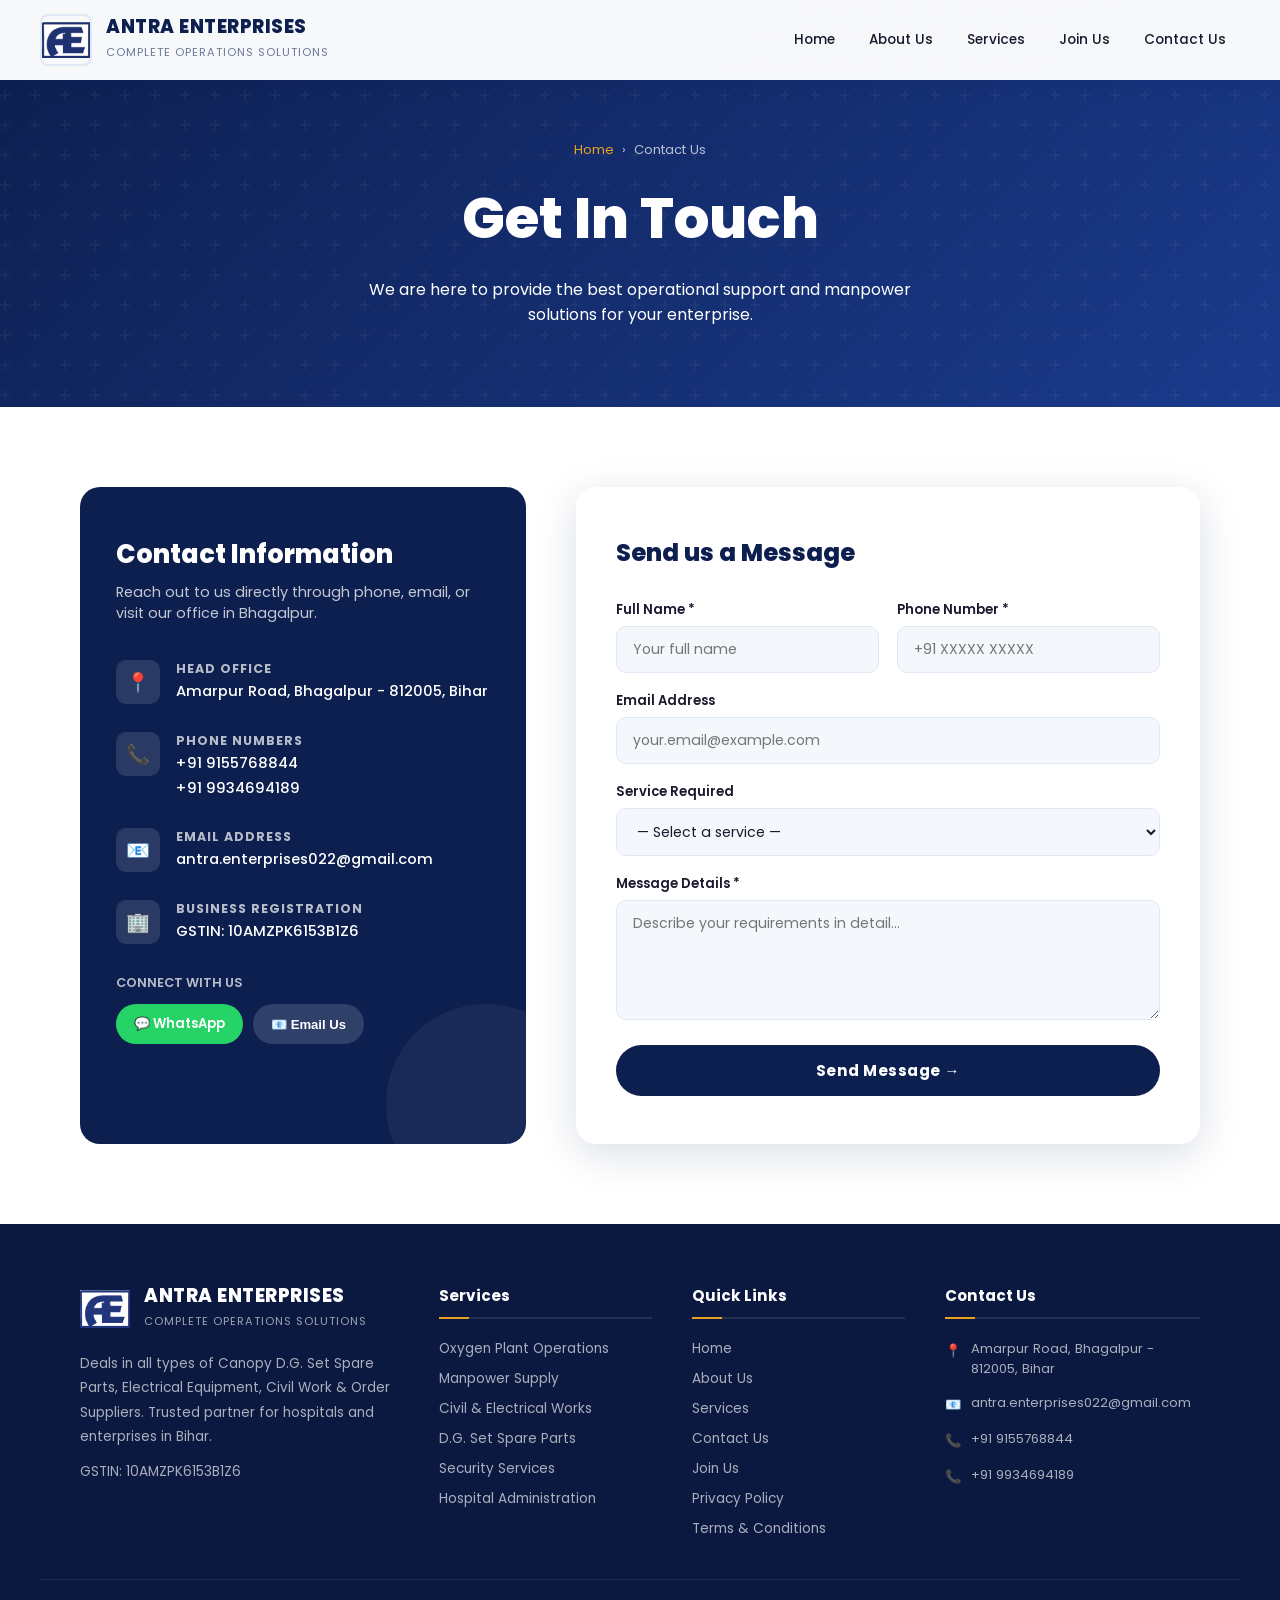
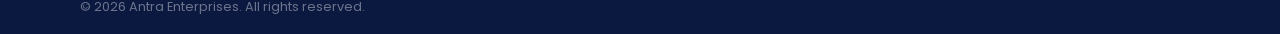
<file: contact/contact.html>
<!DOCTYPE html>
<html lang="en">
<head>
  <meta charset="UTF-8">
  <meta name="viewport" content="width=device-width, initial-scale=1.0">
  
  <title>Contact Us | Antra Enterprises</title>
  <meta name="title" content="Contact Us | Antra Enterprises">
  <link rel="icon" type="image/jpeg" href="../assets/logo.jpg">
  <meta name="description" content="Get in touch with Antra Enterprises for Oxygen Plant Management, Manpower Supply, Civil Works, and DG Set Spare Parts in Bhagalpur.">
  <meta name="author" content="Anand Kumar | Antra Enterprises">
  
  <link rel="stylesheet" href="../styles.css">
  <link href="https://fonts.googleapis.com/css2?family=Poppins:wght@300;400;500;600;700;800&display=swap" rel="stylesheet">
  <meta name="description" content="Get in touch with Antra Enterprises for reliable manpower supply, infrastructure solutions, and DG Set spares in Bhagalpur, Bihar.">
  <meta name="keywords" content="Contact Antra Enterprises, Manpower Agency Bhagalpur, Infrastructure Solutions Bihar Contact">
  <meta property="og:title" content="Contact Us | Antra Enterprises">
  <meta property="og:description" content="Reach out to Antra Enterprises for top-tier manpower supply, infrastructure solutions, and DG Set spares in Bhagalpur, Bihar.">
  <meta property="og:image" content="https://sharmabijay951.github.io/Antra-Enterprises/assets/logo.jpg">
  <meta property="og:type" content="website">
</head>
<body>

<div id="preloader">
  <div class="preloader-inner">
    <div class="preloader-logo">
      <img src="../assets/logo.jpg" alt="Antra Enterprises">
    </div>
    <div class="preloader-text">ANTRA ENTERPRISES</div>
    <div class="preloader-bar"><div class="preloader-fill"></div></div>
  </div>
</div>

<header id="main-header">
  <div class="logo-area">
    <img src="../assets/logo.jpg" alt="Antra Enterprises Logo">
    <div class="logo-text"><h1>ANTRA ENTERPRISES</h1><span>Complete Operations Solutions</span></div>
  </div>
  
  <button class="hamburger" id="menuBtn" aria-label="Open Menu">
    <span></span>
    <span></span>
    <span></span>
  </button>
  
  <nav class="main-nav">
    <a href="../index.html">Home</a>
    <a href="../about/about.html">About Us</a>
    <a href="../services/services.html">Services</a>
    <a href="../join-us/index.html">Join Us</a>
    <a href="../contact/contact.html">Contact Us</a>
  </nav>
</header>

<div class="mobile-nav" id="mobileNav">
  <button class="mobile-close" id="closeNav">&times;</button>
  <a href="../index.html">🏠 Home</a>
  <a href="../about/about.html">🏢 About Us</a>
  <a href="../services/services.html">⚙️ Services</a>
  <a href="../join-us/index.html">💼 Join Us</a>
  <a href="../contact/contact.html">📞 Contact Us</a>
</div>

<main>
  <section class="page-hero">
    <div class="breadcrumb"><a href="../index.html">Home</a> &rsaquo; <span>Contact Us</span></div>
    <h1 class="fade-up">Get In Touch</h1>
    <p class="fade-up">We are here to provide the best operational support and manpower solutions for your enterprise.</p>
  </section>

  <section class="contact-section">
    <div class="contact-grid">
      
      <div class="contact-info-card fade-right">
        <h3>Contact Information</h3>
        <p>Reach out to us directly through phone, email, or visit our office in Bhagalpur.</p>
        
        <div class="contact-item">
          <div class="ci-icon">📍</div>
          <div class="ci-text">
            <strong>Head Office</strong>
            <span>Amarpur Road, Bhagalpur - 812005, Bihar</span>
          </div>
        </div>
        
        <div class="contact-item">
          <div class="ci-icon">📞</div>
          <div class="ci-text">
            <strong>Phone Numbers</strong>
            <span>+91 9155768844<br>+91 9934694189</span>
          </div>
        </div>
        
        <div class="contact-item">
          <div class="ci-icon">📧</div>
          <div class="ci-text">
            <strong>Email Address</strong>
            <span>antra.enterprises022@gmail.com</span>
          </div>
        </div>

        <div class="contact-item">
          <div class="ci-icon">🏢</div>
          <div class="ci-text">
            <strong>Business Registration</strong>
            <span>GSTIN: 10AMZPK6153B1Z6</span>
          </div>
        </div>

        <div style="margin-top: 30px;">
          <p style="font-size: 0.8rem; opacity: 0.7; margin-bottom: 12px; font-weight: 600;">CONNECT WITH US</p>
          <div style="display: flex; gap: 10px;">
            <a href="https://wa.me/919934694189" style="background: #25d366; color: white; padding: 10px 18px; border-radius: 20px; font-size: 0.82rem; font-weight: 600; text-decoration: none;">💬 WhatsApp</a>
            
            <button type="button" onclick="openEmailChooser()" style="background: rgba(255,255,255,0.15); color: white; padding: 10px 18px; border-radius: 20px; font-size: 0.82rem; font-weight: 600; text-decoration: none; border: none; cursor: pointer; display: inline-block;">📧 Email Us</button>
          </div>
        </div>
      </div>

      <div class="contact-form-card fade-left">
        <h3>Send us a Message</h3>
        
        <div id="successMsg" style="display:none; background: #d4edda; color: #155724; padding: 14px 18px; border-radius: 10px; margin-bottom: 20px; font-size: 0.9rem; font-weight: 500;">
          ✅ Thank you! Your message has been sent successfully. Our team will contact you soon.
        </div>

        <form id="contactForm">
          <div class="form-row">
            <div class="form-group">
              <label for="name">Full Name *</label>
              <input type="text" id="name" placeholder="Your full name" required>
            </div>
            <div class="form-group">
              <label for="phone">Phone Number *</label>
              <input type="tel" id="phone" placeholder="+91 XXXXX XXXXX" required>
            </div>
          </div>
          
          <div class="form-group">
            <label for="email">Email Address</label>
            <input type="email" id="email" placeholder="your.email@example.com">
          </div>
          
          <div class="form-group">
            <label for="service">Service Required</label>
            <select id="service">
              <option value="">— Select a service —</option>
              <option>Oxygen Plant Operations</option>
              <option>Manpower Supply</option>
              <option>Civil & Electrical Works</option>
              <option>D.G. Set Spare Parts</option>
              <option>Security Services</option>
              <option>Hospital Administration Support</option>
              <option>Other / General Inquiry</option>
            </select>
          </div>
          
          <div class="form-group">
            <label for="message">Message Details *</label>
            <textarea id="message" placeholder="Describe your requirements in detail..." required></textarea>
          </div>
          
          <button type="submit" class="btn-submit" id="submitBtn">Send Message →</button>
        </form>

      </div>
    </div>
  </section>
</main>

<footer>
  <div class="footer-main">
    <div class="footer-brand">
      <div class="logo-area">
        <img src="../assets/logo.jpg" alt="Antra Enterprises Logo" style="height:50px;width:50px;border-radius:8px;">
        <div class="logo-text">
          <h1>ANTRA ENTERPRISES</h1>
          <span>Complete Operations Solutions</span>
        </div>
      </div>
      <p>Deals in all types of Canopy D.G. Set Spare Parts, Electrical Equipment, Civil Work &amp; Order Suppliers. Trusted partner for hospitals and enterprises in Bihar.</p>
      <p class="footer-gstin">GSTIN: 10AMZPK6153B1Z6</p>
    </div>
    <div class="footer-col">
      <h4>Services</h4>
      <ul>
        <li><a href="../services/services.html">Oxygen Plant Operations</a></li>
        <li><a href="../services/services.html">Manpower Supply</a></li>
        <li><a href="../services/services.html">Civil &amp; Electrical Works</a></li>
        <li><a href="../services/services.html">D.G. Set Spare Parts</a></li>
        <li><a href="../services/services.html">Security Services</a></li>
        <li><a href="../services/services.html">Hospital Administration</a></li>
      </ul>
    </div>

    <div class="footer-col">
      <h4>Quick Links</h4>
      <ul>
        <li><a href="../index.html">Home</a></li>
        <li><a href="../about/about.html">About Us</a></li>
        <li><a href="../services/services.html">Services</a></li>
        <li><a href="../contact/contact.html">Contact Us</a></li>
        <li><a href="../join us/join-us.html">Join Us</a></li>  
        <li><a href="../privacy/privacy.html">Privacy Policy</a></li>
        <li><a href="../terms/terms.html">Terms & Conditions</a></li>
      </ul>
    </div>
    
    <div class="footer-col">
      <h4>Contact Us</h4>
      <div class="footer-contact-item">
        <span class="icon">📍</span>
        <span>Amarpur Road, Bhagalpur - 812005, Bihar</span>
      </div>
      <div class="footer-contact-item">
        <span class="icon">📧</span>
        <span>antra.enterprises022@gmail.com</span>
      </div>
      <div class="footer-contact-item">
        <span class="icon">📞</span>
        <span>+91 9155768844</span>
      </div>
      <div class="footer-contact-item">
        <span class="icon">📞</span>
        <span>+91 9934694189</span>
      </div>
    </div>
  </div>
  <div class="footer-bottom">
    <span>&copy; 2026 Antra Enterprises. All rights reserved.</span>
  </div>
</footer>

<div id="emailModal" style="display: none; position: fixed; top: 0; left: 0; width: 100%; height: 100%; background: rgba(0,0,0,0.7); z-index: 10000; align-items: center; justify-content: center; backdrop-filter: blur(5px);">
  <div style="background: white; padding: 30px; border-radius: 12px; width: 90%; max-width: 350px; text-align: center; position: relative; box-shadow: 0 20px 40px rgba(0,0,0,0.2);">
    <button onclick="closeEmailChooser()" style="position: absolute; top: 15px; right: 20px; background: transparent; border: none; font-size: 1.5rem; cursor: pointer; color: #666;">&times;</button>
    <h3 style="color: #152865; margin-top: 0; margin-bottom: 20px; font-size: 1.3rem;">Choose Email App</h3>
    
    <div style="display: flex; flex-direction: column; gap: 12px;">
      <a href="https://mail.google.com/mail/?view=cm&fs=1&to=antra.enterprises022@gmail.com" target="_blank" style="display: block; padding: 12px; background: #ea4335; color: white; text-decoration: none; border-radius: 8px; font-weight: 600; font-family: 'Poppins', sans-serif;">🔴 Open in Gmail</a>
      <a href="https://outlook.live.com/owa/?path=/mail/action/compose&to=antra.enterprises022@gmail.com" target="_blank" style="display: block; padding: 12px; background: #0078d4; color: white; text-decoration: none; border-radius: 8px; font-weight: 600; font-family: 'Poppins', sans-serif;">🔵 Open in Outlook</a>
      <a href="mailto:antra.enterprises022@gmail.com" style="display: block; padding: 12px; background: #152865; color: white; text-decoration: none; border-radius: 8px; font-weight: 600; font-family: 'Poppins', sans-serif;">📱 Open Mail App</a>
      <button onclick="copyEmailText()" id="copyBtnTxt" style="display: block; width: 100%; padding: 12px; background: #f0f4f8; color: #152865; border: 2px solid #e2e8f0; text-decoration: none; border-radius: 8px; font-weight: 600; cursor: pointer; font-family: 'Poppins', sans-serif;">📋 Copy Email Address</button>
    </div>
  </div>
</div>

<button id="scrollTop" aria-label="Scroll to top">&#8679;</button>

<script>
  // 1. Preloader Logic
  window.addEventListener('load', () => { 
    setTimeout(() => { 
      const p = document.getElementById('preloader'); 
      if(p) { p.style.opacity='0'; p.style.visibility='hidden'; }
    }, 1300); 
  });

  // 2. Navbar Scroll, Hamburger & ScrollTop Logic
  window.addEventListener('scroll', () => {
    document.getElementById('main-header').classList.toggle('scrolled', window.scrollY > 50);
    document.getElementById('scrollTop').classList.toggle('visible', window.scrollY > 300);
  });
  
  document.getElementById('scrollTop').addEventListener('click', () => window.scrollTo({ top: 0, behavior: 'smooth' }));

  // 3. Scroll Animations
  const obs = new IntersectionObserver((entries) => { 
    entries.forEach(e => { 
      if(e.isIntersecting) e.target.classList.add('visible'); 
    }); 
  }, { threshold: 0.15 });
  
  document.querySelectorAll('.fade-up, .fade-right, .fade-left').forEach(el => obs.observe(el));

 // 4. LIVE CONTACT FORM SUBMISSION LOGIC
  document.getElementById('contactForm').addEventListener('submit', async function(event) {
    event.preventDefault(); 
    
    // 👇 YAHAN PAR APNA NAYA CONTACT WALA SCRIPT URL DAALEIN 👇
    const CONTACT_SCRIPT_URL = "https://script.google.com/macros/s/AKfycbx7ah_1CX7pm2fG_rllc9MwWp_1YleXJTZ1k1P0AFcuHHWyvLXY-uHuCVs_KaUCueRUdA/exec";
    // 👆 YAHAN PAR APNA NAYA CONTACT WALA SCRIPT URL DAALEIN 👆

    if(CONTACT_SCRIPT_URL === "YOUR_NEW_CONTACT_SCRIPT_URL_HERE" || CONTACT_SCRIPT_URL === "") {
      alert("Bhai! Pehle Contact Form ka Google Script URL code mein daalo.");
      return;
    }

    const submitBtn = document.getElementById('submitBtn');
    submitBtn.textContent = 'Sending Message... ⏳';
    submitBtn.disabled = true;
    submitBtn.style.background = "#4a5568";
    
    try {
      // Form ka data jama karna
      let payload = {
        name: document.getElementById('name').value.trim(),
        phone: document.getElementById('phone').value.trim(),
        email: document.getElementById('email').value.trim(),
        service: document.getElementById('service').value,
        message: document.getElementById('message').value.trim()
      };

      // Google Script par bhejna
      let response = await fetch(CONTACT_SCRIPT_URL, {
        method: 'POST',
        body: JSON.stringify(payload)
      });
      
      let result = await response.json();
      
      if (result.status === "success") {
        const successMsg = document.getElementById('successMsg');
        successMsg.style.display = 'block';
        
        document.getElementById('contactForm').reset(); // Form khali karo
        
        setTimeout(() => {
          successMsg.style.display = 'none';
        }, 5000);
      } else {
        throw new Error(result.message);
      }
    } catch (error) {
      alert("Oops! Network error ki wajah se message nahi gaya. Kripya baad mein try karein.");
    }

    submitBtn.textContent = 'Send Message →';
    submitBtn.disabled = false;
    submitBtn.style.background = "var(--primary)";
  });
</script>
<script src="../hamburger.js"></script>
</body>
</html>
</file>
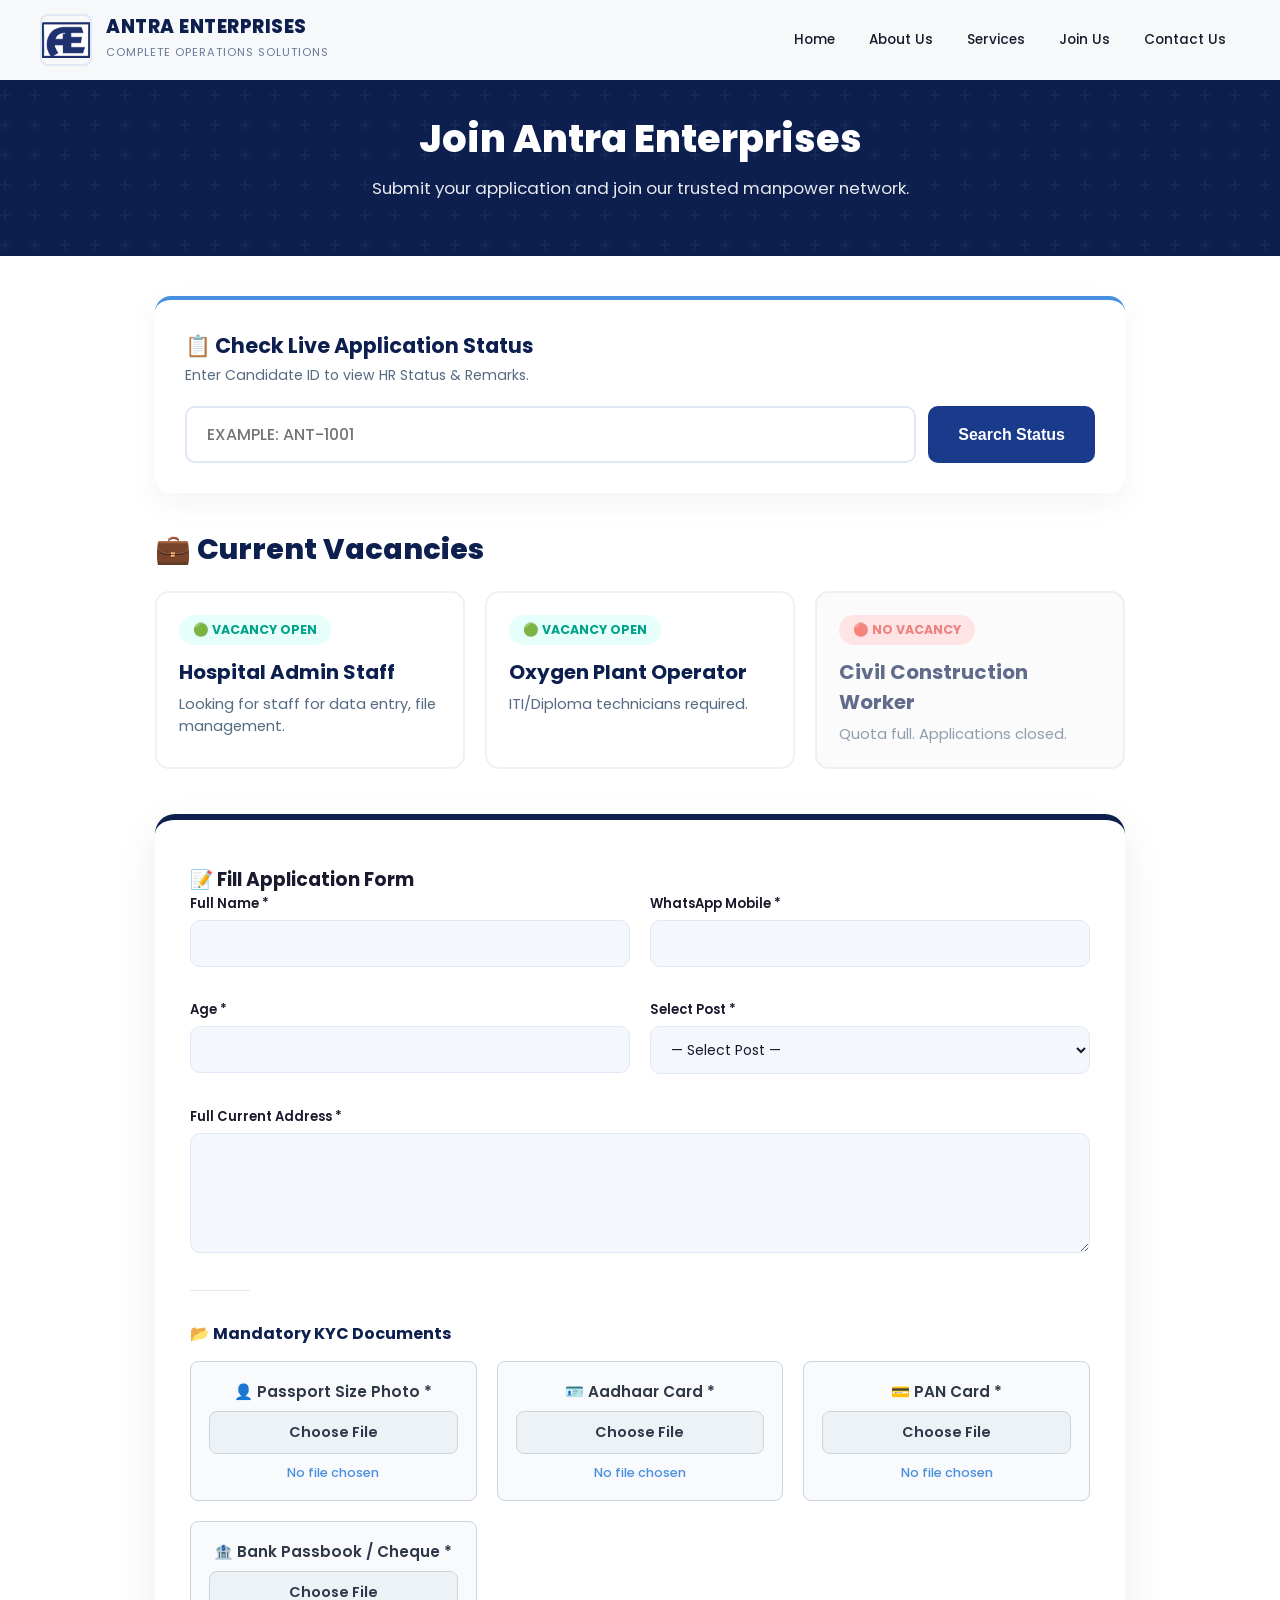
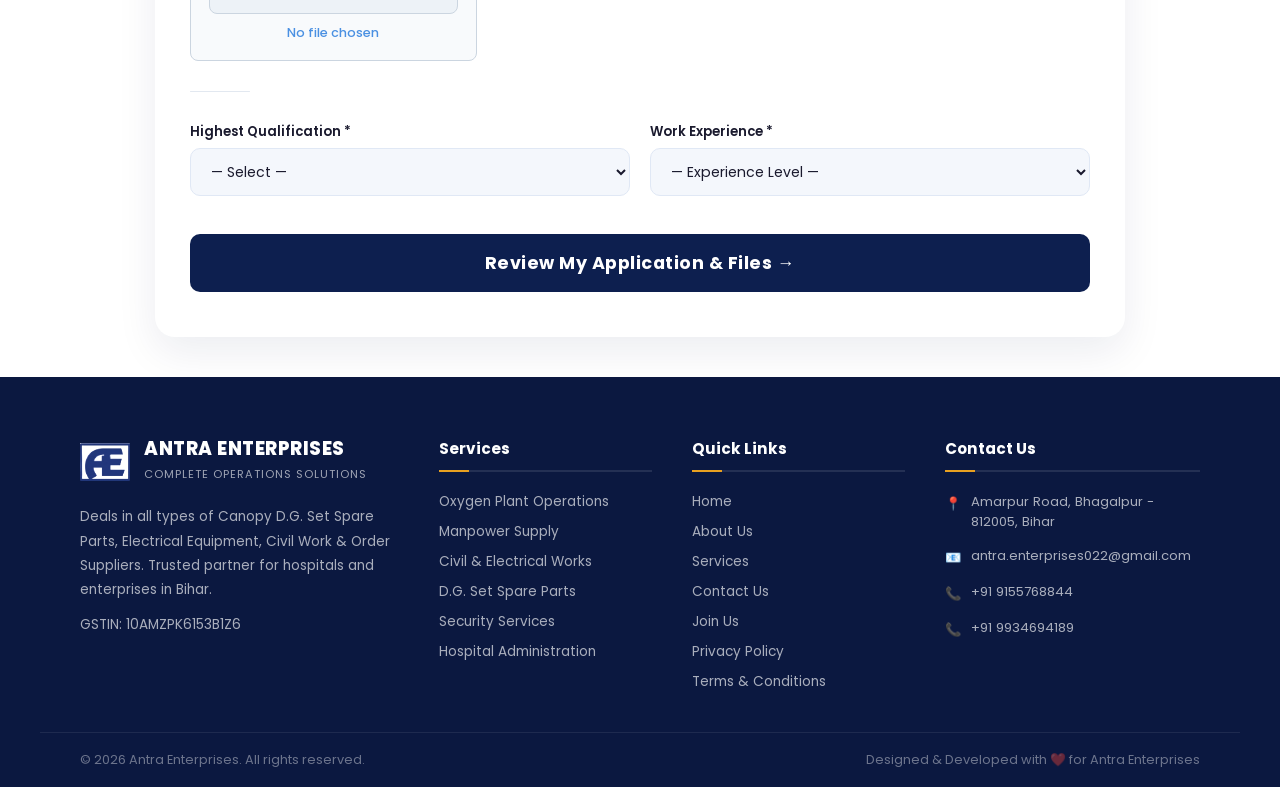
<file: join us/join-us.html>
<!DOCTYPE html>
<html lang="en">
<head>
  <meta charset="UTF-8">
  <meta name="viewport" content="width=device-width, initial-scale=1.0">
  <title>Careers Portal | Antra Enterprises</title>
  <meta name="title" content="Careers Portal | Antra Enterprises">
  <link rel="icon" type="image/jpeg" href="../assets/logo.jpg">
  <link rel="stylesheet" href="../styles.css">
  <link href="https://fonts.googleapis.com/css2?family=Poppins:wght@300;400;500;600;700;800&display=swap" rel="stylesheet">
  <meta name="description" content="Looking for a job in Bhagalpur? Apply at Antra Enterprises for roles in Hospital Administration, Oxygen Plant Operations, and Security Services.">
  <meta name="keywords" content="Jobs in Bhagalpur, Hospital Admin Jobs Bihar, Plant Operator Vacancy, Security Guard Jobs, Antra Enterprises Careers">
  <meta property="og:title" content="Careers & Jobs | Antra Enterprises">
  <meta property="og:description" content="Apply for open positions at Antra Enterprises. We are hiring for Hospital Administration, Oxygen Plant Operations, and Security.">
  <meta property="og:image" content="https://sharmabijay951.github.io/Antra-Enterprises/assets/logo.jpg">
  <meta property="og:type" content="website">
  <meta name="author" content="Anand Kumar | Antra Enterprises">

  <style>
    .career-container { max-width: 1000px; margin: 0 auto; padding: 40px 15px; }
    
    /* Tracker Design */
    .track-card { background: #ffffff; padding: 30px; border-radius: 16px; box-shadow: 0 10px 30px rgba(13,31,79,0.05); margin-bottom: 35px; border-top: 4px solid var(--light-blue); display: flex; flex-direction: column; gap: 15px; }
    .track-form { display: flex; gap: 12px; flex-wrap: wrap; margin-top: 5px; }
    .track-form input { flex: 1; min-width: 250px; padding: 14px 20px; border: 2px solid #e0e8f5; border-radius: 10px; font-size: 1rem; outline: none; font-family: inherit; font-weight: 500; }
    .track-form button { padding: 14px 30px; background: var(--secondary); color: white; border: none; border-radius: 10px; font-weight: 600; cursor: pointer; font-size: 1rem; transition: background 0.3s; }
    .track-form button:hover { background: var(--primary); }

    /* Vacancy Board */
    .vacancy-title-main { color: var(--primary); font-size: 1.8rem; font-weight: 800; margin-bottom: 20px; }
    .job-board-grid { display: grid; grid-template-columns: repeat(auto-fit, minmax(290px, 1fr)); gap: 20px; margin-bottom: 45px; }
    .status-card { background: white; border: 2px solid #edf2f7; border-radius: 14px; padding: 22px; position: relative; transition: all 0.3s ease; }
    .status-card:hover { transform: translateY(-3px); box-shadow: 0 12px 25px rgba(0,0,0,0.06); }
    .status-card.closed-job { opacity: 0.65; background: #fafafa; border-color: #e2e8f0; }
    .status-tag { display: inline-block; padding: 6px 14px; border-radius: 30px; font-size: 0.78rem; font-weight: 700; text-transform: uppercase; margin-bottom: 12px; }
    .tag-open { background: #e6fffa; color: #00a389; }
    .tag-closed { background: #fed7d7; color: #e53e3e; }
    .job-name { font-size: 1.25rem; font-weight: 700; color: var(--primary); margin-bottom: 6px; }
    .job-desc { font-size: 0.92rem; color: #556b83; line-height: 1.5; }

    /* Premium Form */
    .form-box-main { background: #ffffff; padding: 45px 35px; border-radius: 20px; box-shadow: 0 15px 40px rgba(13,31,79,0.08); border-top: 6px solid var(--primary); }
    .easy-label { font-size: 0.95rem; font-weight: 600; color: #2d3748; margin-bottom: 8px; display: block; }
    .easy-input { width: 100%; padding: 14px 18px; border: 2px solid #e2e8f0; border-radius: 10px; font-size: 1rem; font-family: inherit; outline: none; background: #f8fafc; }
    .section-divider { height: 1px; background: #e2e8f0; margin: 30px 0; }
    .upload-grid { display: grid; grid-template-columns: repeat(auto-fit, minmax(220px, 1fr)); gap: 20px; margin-bottom: 20px; }
    .file-input-box { background: #f8fafc; border: 1px solid #cbd5e0; padding: 18px; border-radius: 8px; text-align: center; }
    .custom-file-upload { display: inline-block; padding: 10px 20px; cursor: pointer; background: #edf2f7; border: 1.5px solid #cbd5e0; border-radius: 8px; font-size: 0.9rem; font-weight: 600; color: #2d3748; width: 100%; }
    .file-input-hidden { display: none; }
    .file-name-display { font-size: 0.8rem; color: var(--light-blue); margin-top: 10px; display: block; font-weight: 500; word-break: break-all; }
    .dynamic-edu-box { background: #ebf8ff; border: 1px dashed #63b3ed; padding: 20px; border-radius: 10px; margin-top: 20px; display: none; }
    
    #statusFeedback { display: none; padding: 18px; border-radius: 10px; font-weight: 600; margin-bottom: 25px; font-size: 1rem; border-left: 5px solid transparent; }
    .id-box-premium { background: #fffaf0; border: 2px dashed #dd6b20; padding: 20px; text-align: center; border-radius: 12px; margin: 20px 0; font-size: 1.5rem; font-weight: 800; color: #dd6b20; letter-spacing: 3px; }

    /* PREVIEW BOX STYLES */
    #previewBox { display: none; background: #f8fafc; border: 2px dashed var(--primary); padding: 30px; border-radius: 15px; margin-top: 20px; }
    .preview-item { margin-bottom: 15px; font-size: 1.05rem; }
    .preview-item strong { color: var(--primary); display: inline-block; width: 150px; }
    .preview-btns { display: flex; gap: 15px; margin-top: 25px; flex-wrap: wrap; }
    .btn-edit { background: #cbd5e0; color: #2d3748; flex: 1; min-width: 200px; padding: 15px; border-radius: 8px; border: none; font-weight: 700; cursor: pointer; }
    .btn-confirm { background: #38a169; color: white; flex: 2; min-width: 250px; padding: 15px; border-radius: 8px; border: none; font-weight: 700; cursor: pointer; }
    
    .file-preview-card { background: white; border: 1px solid #e2e8f0; padding: 15px; border-radius: 10px; margin-bottom: 15px; display: flex; align-items: center; gap: 15px; }
    .file-preview-card img { width: 60px; height: 60px; object-fit: cover; border-radius: 6px; border: 1px solid #ccc; }
  </style>
</head>
<body>

<header id="main-header">
  <div class="logo-area">
    <img src="../assets/logo.jpg" alt="Antra Enterprises Logo">
    <div class="logo-text"><h1>ANTRA ENTERPRISES</h1><span>Complete Operations Solutions</span></div>
  </div>
  
  <button class="hamburger" id="menuBtn" aria-label="Open Menu">
    <span></span>
    <span></span>
    <span></span>
  </button>
  
  <nav class="main-nav">
    <a href="../index.html">Home</a>
    <a href="../about/about.html">About Us</a>
    <a href="../services/services.html">Services</a>
    <a href="../join-us/index.html">Join Us</a>
    <a href="../contact/contact.html">Contact Us</a>
  </nav>
</header>

<div class="mobile-nav" id="mobileNav">
  <button class="mobile-close" id="closeNav">&times;</button>
  <a href="../index.html">🏠 Home</a>
  <a href="../about/about.html">🏢 About Us</a>
  <a href="../services/services.html">⚙️ Services</a>
  <a href="../join-us/index.html">💼 Join Us</a>
  <a href="../contact/contact.html">📞 Contact Us</a>
</div>

<main>
  <section class="page-hero" style="padding: 110px 20px 55px; background: #0d1f4f; color: white; text-align: center;">
    <h1 style="font-size: 2.4rem; margin-bottom: 8px; font-weight: 800;">Join Antra Enterprises</h1>
    <p style="opacity: 0.9; max-width: 650px; margin: 0 auto; font-size: 1.05rem;">Submit your application and join our trusted manpower network.</p>
  </section>

  <div class="career-container">
    
    <div class="track-card">
      <div>
        <h3 style="color: #0d1f4f; margin: 0 0 4px 0; font-size: 1.3rem;">📋 Check Live Application Status</h3>
        <p style="font-size: 0.88rem; color: #556b83; margin: 0;">Enter Candidate ID to view HR Status & Remarks.</p>
      </div>
      <div class="track-form">
        <input type="text" id="candidateIdSearch" placeholder="Example: ANT-1001" style="text-transform: uppercase;">
        <button type="button" id="trackBtn" onclick="trackCandidateApplication()">Search Status</button>
      </div>
    </div>
    <div id="statusFeedback"></div>

    <h2 class="vacancy-title-main">💼 Current Vacancies</h2>
    <div class="job-board-grid">
      <div class="status-card"><span class="status-tag tag-open">🟢 Vacancy Open</span><div class="job-name">Hospital Admin Staff</div><p class="job-desc">Looking for staff for data entry, file management.</p></div>
      <div class="status-card"><span class="status-tag tag-open">🟢 Vacancy Open</span><div class="job-name">Oxygen Plant Operator</div><p class="job-desc">ITI/Diploma technicians required.</p></div>
      <div class="status-card closed-job"><span class="status-tag tag-closed">🔴 No Vacancy</span><div class="job-name">Civil Construction Worker</div><p class="job-desc">Quota full. Applications closed.</p></div>
    </div>

    <div class="form-box-main">
      
      <div id="applicationSuccessCard" style="display:none;">
        <div style="text-align: center; margin-bottom: 15px;"><span style="font-size: 3.5rem;">🎉</span></div>
        <h3 style="color: #2b6cb0; text-align: center;">Application Registered Successfully!</h3>
        <div class="id-box-premium" id="generatedIdPlaceholder">ANT-0000</div>
        <p style="text-align: center; color: #718096; margin-bottom: 25px;">Our HR team will review your uploaded documents. Track your status above using this ID.</p>
        <div style="text-align: center;"><button type="button" onclick="window.location.reload()" style="padding: 12px 30px; background: var(--primary); color: white; border: none; border-radius: 8px; cursor: pointer;">Close Form</button></div>
      </div>

      <form id="antraCareerForm">
        <h3>📝 Fill Application Form</h3>
        
        <div class="form-row" style="display:flex; gap:20px;">
          <div class="form-group" style="flex:1;"><label class="easy-label">Full Name *</label><input type="text" id="cName" class="easy-input" required></div>
          <div class="form-group" style="flex:1;"><label class="easy-label">WhatsApp Mobile *</label><input type="tel" id="cPhone" class="easy-input" required></div>
        </div>

        <div class="form-row" style="display:flex; gap:20px; margin-top:15px;">
          <div class="form-group" style="flex:1;"><label class="easy-label">Age *</label><input type="number" id="cAge" class="easy-input" min="18" required></div>
          <div class="form-group" style="flex:1;"><label class="easy-label">Select Post *</label>
            <select id="cJobSelect" class="easy-input" required>
              <option value="">— Select Post —</option>
              <option>Hospital Administration Staff</option>
              <option>Oxygen Plant Operator / Technician</option>
              <option>Security Guard / Supervisor</option>
            </select>
          </div>
        </div>

        <div class="form-group" style="margin-top:15px;">
          <label class="easy-label">Full Current Address *</label>
          <textarea id="cAddress" class="easy-input" style="height: 60px;" required></textarea>
        </div>

        <div class="section-divider"></div>
        <h4 style="color: var(--primary); margin-bottom: 15px;">📂 Mandatory KYC Documents</h4>
        <div class="upload-grid">
          <div class="file-input-box">
            <label class="easy-label" data-name="Passport Photo">👤 Passport Size Photo *</label>
            <label class="custom-file-upload"><input type="file" name="Passport_Photo" class="file-input-hidden" accept="image/*" required onchange="updateFileName(this)">Choose File</label>
            <span class="file-name-display">No file chosen</span>
          </div>
          <div class="file-input-box">
            <label class="easy-label" data-name="Aadhaar Card">🪪 Aadhaar Card *</label>
            <label class="custom-file-upload"><input type="file" name="Aadhaar_Card" class="file-input-hidden" accept="image/*,.pdf" required onchange="updateFileName(this)">Choose File</label>
            <span class="file-name-display">No file chosen</span>
          </div>
          <div class="file-input-box">
            <label class="easy-label" data-name="PAN Card">💳 PAN Card *</label>
            <label class="custom-file-upload"><input type="file" name="PAN_Card" class="file-input-hidden" accept="image/*,.pdf" required onchange="updateFileName(this)">Choose File</label>
            <span class="file-name-display">No file chosen</span>
          </div>
          <div class="file-input-box">
            <label class="easy-label" data-name="Bank Passbook">🏦 Bank Passbook / Cheque *</label>
            <label class="custom-file-upload"><input type="file" name="Bank_Document" class="file-input-hidden" accept="image/*,.pdf" required onchange="updateFileName(this)">Choose File</label>
            <span class="file-name-display">No file chosen</span>
          </div>
        </div>

        <div class="section-divider"></div>
        <div class="form-row" style="display:flex; gap:20px;">
          <div class="form-group" style="flex:1;">
            <label class="easy-label">Highest Qualification *</label>
            <select id="cEdu" class="easy-input" onchange="handleEducationUploads()" required>
              <option value="">— Select —</option>
              <option value="10th">10th Pass</option>
              <option value="12th">12th Pass</option>
              <option value="grad">Graduate/Bachelor's</option>
              <option value="degree">Post Graduate or Above</option>
            </select>
          </div>
          <div class="form-group" style="flex:1;">
            <label class="easy-label">Work Experience *</label>
            <select id="cExp" class="easy-input" required>
              <option value="">— Experience Level —</option>
              <option>Fresher (No Experience)</option>
              <option>1-2 Years</option>
              <option>3+ Years</option>
            </select>
          </div>
        </div>

        <div id="dynamicEduUploads" class="dynamic-edu-box">
          <p style="margin-top:0; color:#2b6cb0; font-weight:600;">Educational Documents:</p>
          <div class="upload-grid" id="eduFieldsContainer"></div>
        </div>

        <button type="submit" class="btn-submit" id="mainSubmitBtn" style="width: 100%; padding: 16px; font-size: 1.1rem; border-radius: 10px; font-weight: 700; background:var(--primary); color:white; border:none; cursor:pointer; margin-top:20px;">Review My Application & Files →</button>
      </form>

      <div id="previewBox">
        <h3 style="color:#e53e3e; text-align:center; border-bottom:2px solid #fed7d7; padding-bottom:10px;">⚠️ Verify Text & Uploaded Files Before Submitting</h3>
        
        <div style="background:white; padding:20px; border-radius:10px; margin-bottom:20px; border:1px solid #e2e8f0;">
          <h4 style="color:#0d1f4f; margin-top:0;">📝 Basic Details:</h4>
          <div class="preview-item"><strong>Name:</strong> <span id="pName"></span></div>
          <div class="preview-item"><strong>Phone:</strong> <span id="pPhone"></span></div>
          <div class="preview-item"><strong>Age:</strong> <span id="pAge"></span></div>
          <div class="preview-item"><strong>Post Applied:</strong> <span id="pPost"></span></div>
          <div class="preview-item"><strong>Address:</strong> <span id="pAddress"></span></div>
        </div>

        <h4 style="color:#0d1f4f;">📂 Uploaded Files Preview:</h4>
        <div id="filePreviewContainer" style="display: grid; grid-template-columns: repeat(auto-fit, minmax(300px, 1fr)); gap: 15px;">
           </div>
        
        <div class="preview-btns">
          <button class="btn-edit" type="button" onclick="goBackToEdit()">✏️ Oh Wait, Edit Form</button>
          <button class="btn-confirm" type="button" id="finalSubmitBtn" onclick="submitToGoogle()">✅ Files & Details are Correct, Submit!</button>
        </div>
      </div>

    </div>
  </div>
</main>

<footer>
  <div class="footer-main">
    <div class="footer-brand">
      <div class="logo-area">
        <img src="../assets/logo.jpg" alt="Antra Enterprises Logo" style="height:50px;width:50px;border-radius:8px;">
        <div class="logo-text">
          <h1>ANTRA ENTERPRISES</h1>
          <span>Complete Operations Solutions</span>
        </div>
      </div>
      <p>Deals in all types of Canopy D.G. Set Spare Parts, Electrical Equipment, Civil Work &amp; Order Suppliers. Trusted partner for hospitals and enterprises in Bihar.</p>
      <p class="footer-gstin">GSTIN: 10AMZPK6153B1Z6</p>
    </div>
    <div class="footer-col">
      <h4>Services</h4>
      <ul>
        <li><a href="../services/services.html">Oxygen Plant Operations</a></li>
        <li><a href="../services/services.html">Manpower Supply</a></li>
        <li><a href="../services/services.html">Civil &amp; Electrical Works</a></li>
        <li><a href="../services/services.html">D.G. Set Spare Parts</a></li>
        <li><a href="../services/services.html">Security Services</a></li>
        <li><a href="../services/services.html">Hospital Administration</a></li>
      </ul>
    </div>
    <div class="footer-col">
      <h4>Quick Links</h4>
      <ul>
        <li><a href="../index.html">Home</a></li>
        <li><a href="../about/about.html">About Us</a></li>
        <li><a href="../services/services.html">Services</a></li>
        <li><a href="../contact/contact.html">Contact Us</a></li>
        <li><a href="../join us/join-us.html">Join Us</a></li>
        <li><a href="../privacy/privacy.html">Privacy Policy</a></li>
        <li><a href="../terms/terms.html">Terms & Conditions</a></li>
      </ul>
    </div>
    <div class="footer-col">
      <h4>Contact Us</h4>
      <div class="footer-contact-item">
        <span class="icon">📍</span>
        <span>Amarpur Road, Bhagalpur - 812005, Bihar</span>
      </div>
      <div class="footer-contact-item">
        <span class="icon">📧</span>
        <span>antra.enterprises022@gmail.com</span>
      </div>
      <div class="footer-contact-item">
        <span class="icon">📞</span>
        <span>+91 9155768844</span>
      </div>
      <div class="footer-contact-item">
        <span class="icon">📞</span>
        <span>+91 9934694189</span>
      </div>
    </div>
  </div>
  <div class="footer-bottom">
    <span>&copy; 2026 Antra Enterprises. All rights reserved.</span>
    <span>Designed &amp; Developed with ❤️ for Antra Enterprises</span>
  </div>
</footer>

<script>
  // 👇 YAHAN APNA NAYA GOOGLE SCRIPT URL PASTE KAREIN 👇
  const GOOGLE_SCRIPT_URL = "https://script.google.com/macros/s/AKfycbzh5i1Lbgj82y1wqB7e4Vod8J92nxjkd1bsOtiDIiq7Ezrba8pD_xGLChgjr94zDbXqHA/exec"; 
  // 👆 YAHAN APNA NAYA GOOGLE SCRIPT URL PASTE KAREIN 👆

  // 1. UI Helper
  function updateFileName(input) {
    const fileNameDisplay = input.parentElement.nextElementSibling;
    if(input.files && input.files[0]) {
      fileNameDisplay.textContent = input.files[0].name;
      fileNameDisplay.style.color = '#2f855a';
    } else {
      fileNameDisplay.textContent = 'No file chosen';
      fileNameDisplay.style.color = 'var(--light-blue)';
    }
  }

  // 2. Education Logic
  function handleEducationUploads() {
    const edu = document.getElementById('cEdu').value;
    const cont = document.getElementById('eduFieldsContainer');
    document.getElementById('dynamicEduUploads').style.display = edu ? 'block' : 'none';
    
    if (edu === "10th" || edu === "12th") {
      cont.innerHTML = `<div class="file-input-box"><label class="easy-label" data-name="10th Marksheet">📜 10th Marksheet *</label><label class="custom-file-upload"><input type="file" name="10th_Marksheet" class="file-input-hidden" required onchange="updateFileName(this)">Choose File</label><span class="file-name-display">No file chosen</span></div>`;
    } else if (edu === "grad") {
      cont.innerHTML = `<div class="file-input-box"><label class="easy-label" data-name="Degree Marksheet">🎓 Graduation Degree *</label><label class="custom-file-upload"><input type="file" name="Bachelors_Degree" class="file-input-hidden" required onchange="updateFileName(this)">Choose File</label><span class="file-name-display">No file chosen</span></div>`;
    }
      else if (edu === "degree") {
        cont.innerHTML = `<div class="file-input-box"><label class="easy-label" data-name="Post Graduation Certificate">🎓 Post Graduation Certificate *</label><label class="custom-file-upload"><input type="file" name="Post_Graduation_Certificate" class="file-input-hidden" required onchange="updateFileName(this)">Choose File</label><span class="file-name-display">No file chosen</span></div>`;
  }
}

  // 3. SHOW PREVIEW WITH FILES
  document.getElementById('antraCareerForm').addEventListener('submit', function(event) {
    event.preventDefault(); 
    
    // Fill Text
    document.getElementById('pName').textContent = document.getElementById('cName').value;
    document.getElementById('pPhone').textContent = document.getElementById('cPhone').value;
    document.getElementById('pAge').textContent = document.getElementById('cAge').value;
    document.getElementById('pPost').textContent = document.getElementById('cJobSelect').value;
    document.getElementById('pAddress').textContent = document.getElementById('cAddress').value;

    // Fill File Previews
    const previewContainer = document.getElementById('filePreviewContainer');
    previewContainer.innerHTML = '';
    
    const fileInputs = this.querySelectorAll('input[type="file"]');
    fileInputs.forEach(input => {
      if(input.files.length > 0) {
        let file = input.files[0];
        let fileUrl = URL.createObjectURL(file);
        let fieldName = input.parentElement.parentElement.querySelector('.easy-label').getAttribute('data-name') || "Document";

        let previewHtml = `<div class="file-preview-card">`;
        if(file.type.startsWith('image/')) {
          previewHtml += `<img src="${fileUrl}" alt="${fieldName}">`;
        } else {
          previewHtml += `<div style="width:60px; height:60px; background:#e2e8f0; border-radius:6px; display:flex; align-items:center; justify-content:center; font-weight:bold; color:#4a5568;">PDF</div>`;
        }
        previewHtml += `<div><strong style="display:block; color:#2d3748;">${fieldName}</strong><a href="${fileUrl}" target="_blank" style="font-size:0.85rem; color:#3182ce;">👁️ View File</a></div></div>`;
        
        previewContainer.innerHTML += previewHtml;
      }
    });

    document.getElementById('antraCareerForm').style.display = 'none';
    document.getElementById('previewBox').style.display = 'block';
    window.scrollTo({ top: document.getElementById('previewBox').offsetTop - 100, behavior: 'smooth' });
  });

  function goBackToEdit() {
    document.getElementById('previewBox').style.display = 'none';
    document.getElementById('antraCareerForm').style.display = 'block';
  }

  // 4. Base64 Converter
  function getBase64(file) {
    return new Promise((resolve, reject) => {
      const reader = new FileReader(); reader.readAsDataURL(file);
      reader.onload = () => resolve({ base64: reader.result.split(',')[1], name: file.name, mimeType: file.type });
      reader.onerror = error => reject(error);
    });
  }

  // 5. FINAL GOOGLE SUBMIT
  async function submitToGoogle() {
    if(GOOGLE_SCRIPT_URL === "YOUR_GOOGLE_SCRIPT_URL_HERE") return alert("Arey Bhai! Pehle apna Google Script URL code mein daaliye.");

    const finalBtn = document.getElementById('finalSubmitBtn');
    finalBtn.textContent = 'Uploading to Server... Please wait ⏳';
    finalBtn.disabled = true;

    try {
      let payload = {
        name: document.getElementById('cName').value.trim(),
        phone: document.getElementById('cPhone').value.trim(),
        age: document.getElementById('cAge').value,
        post: document.getElementById('cJobSelect').value,
        address: document.getElementById('cAddress').value.trim(),
        education: document.getElementById('cEdu').value,
        experience: document.getElementById('cExp').value
      };

      const fileInputs = document.getElementById('antraCareerForm').querySelectorAll('input[type="file"]');
      for (let input of fileInputs) {
        if (input.files.length > 0) payload[input.name] = await getBase64(input.files[0]);
      }

      let response = await fetch(GOOGLE_SCRIPT_URL, { method: 'POST', body: JSON.stringify(payload) });
      let result = await response.json();
      
      if (result.status === "success") {
        document.getElementById('generatedIdPlaceholder').textContent = result.newCandidateId;
        document.getElementById('previewBox').style.display = 'none';
        document.getElementById('applicationSuccessCard').style.display = 'block';
      } else if (result.status === "duplicate") {
        alert("⚠️ Rukiye! " + result.message);
        goBackToEdit(); 
      }
    } catch (error) {
      alert("Network Error! Kripya internet check karein.");
    }
    finalBtn.textContent = "✅ Files & Details are Correct, Submit!";
    finalBtn.disabled = false;
  }

  // 6. LIVE HR TRACKER (WITH REASON)
  async function trackCandidateApplication() {
    const searchInput = document.getElementById('candidateIdSearch').value.trim().toUpperCase();
    const feedbackBox = document.getElementById('statusFeedback');
    const trackBtn = document.getElementById('trackBtn');
    
    if(searchInput === "") return;
    if(GOOGLE_SCRIPT_URL === "YOUR_GOOGLE_SCRIPT_URL_HERE") return alert("Please add Google Script URL first.");

    trackBtn.textContent = "Checking Server...";
    trackBtn.disabled = true;

    try {
      let response = await fetch(GOOGLE_SCRIPT_URL + "?id=" + searchInput);
      let result = await response.json();

      feedbackBox.style.display = 'block';
      if(result.status === "found") {
        
        let statusColor = "#b7791f"; let bgStatus = "#feebc8"; let reasonHtml = "";
        
        if(result.applyStatus.toLowerCase().includes("shortlist")) { 
          statusColor = "#2f855a"; bgStatus = "#c6f6d5"; 
        }
        else if(result.applyStatus.toLowerCase().includes("reject")) { 
          statusColor = "#c53030"; bgStatus = "#fed7d7"; 
          // Agar reject hai, toh hi reason dikhayega
          reasonHtml = `<div style="margin-top:10px; background:#fff5f5; border-left:4px solid #e53e3e; padding:10px;"><strong>❌ Reason for Rejection:</strong> <span style="color:#c53030;">${result.reason || "Please contact HR for details."}</span></div>`;
        }

        feedbackBox.style.backgroundColor = '#ebf8ff'; feedbackBox.style.color = '#2b6cb0';
        feedbackBox.innerHTML = `🔍 <strong>Name:</strong> ${result.name} <br>💼 <strong>Post:</strong> ${result.post} <br><div style="margin-top:8px;">📊 <strong>HR Status:</strong> <span style="background:${bgStatus}; color:${statusColor}; padding:4px 10px; border-radius:4px; font-weight:700; text-transform:uppercase;">${result.applyStatus}</span></div> ${reasonHtml}`;
      
      } else {
        feedbackBox.style.backgroundColor = '#fffaf0'; feedbackBox.style.color = '#dd6b20';
        feedbackBox.innerHTML = `❌ <strong>ID [${searchInput}] Not Found.</strong> Verify your ID or check spelling.`;
      }
    } catch(err) {
      alert("Network Error checking status.");
    }
    trackBtn.textContent = "Search Status";
    trackBtn.disabled = false;
  }
</script>
<script src="../hamburger.js"></script>
</body>
</html>
</file>
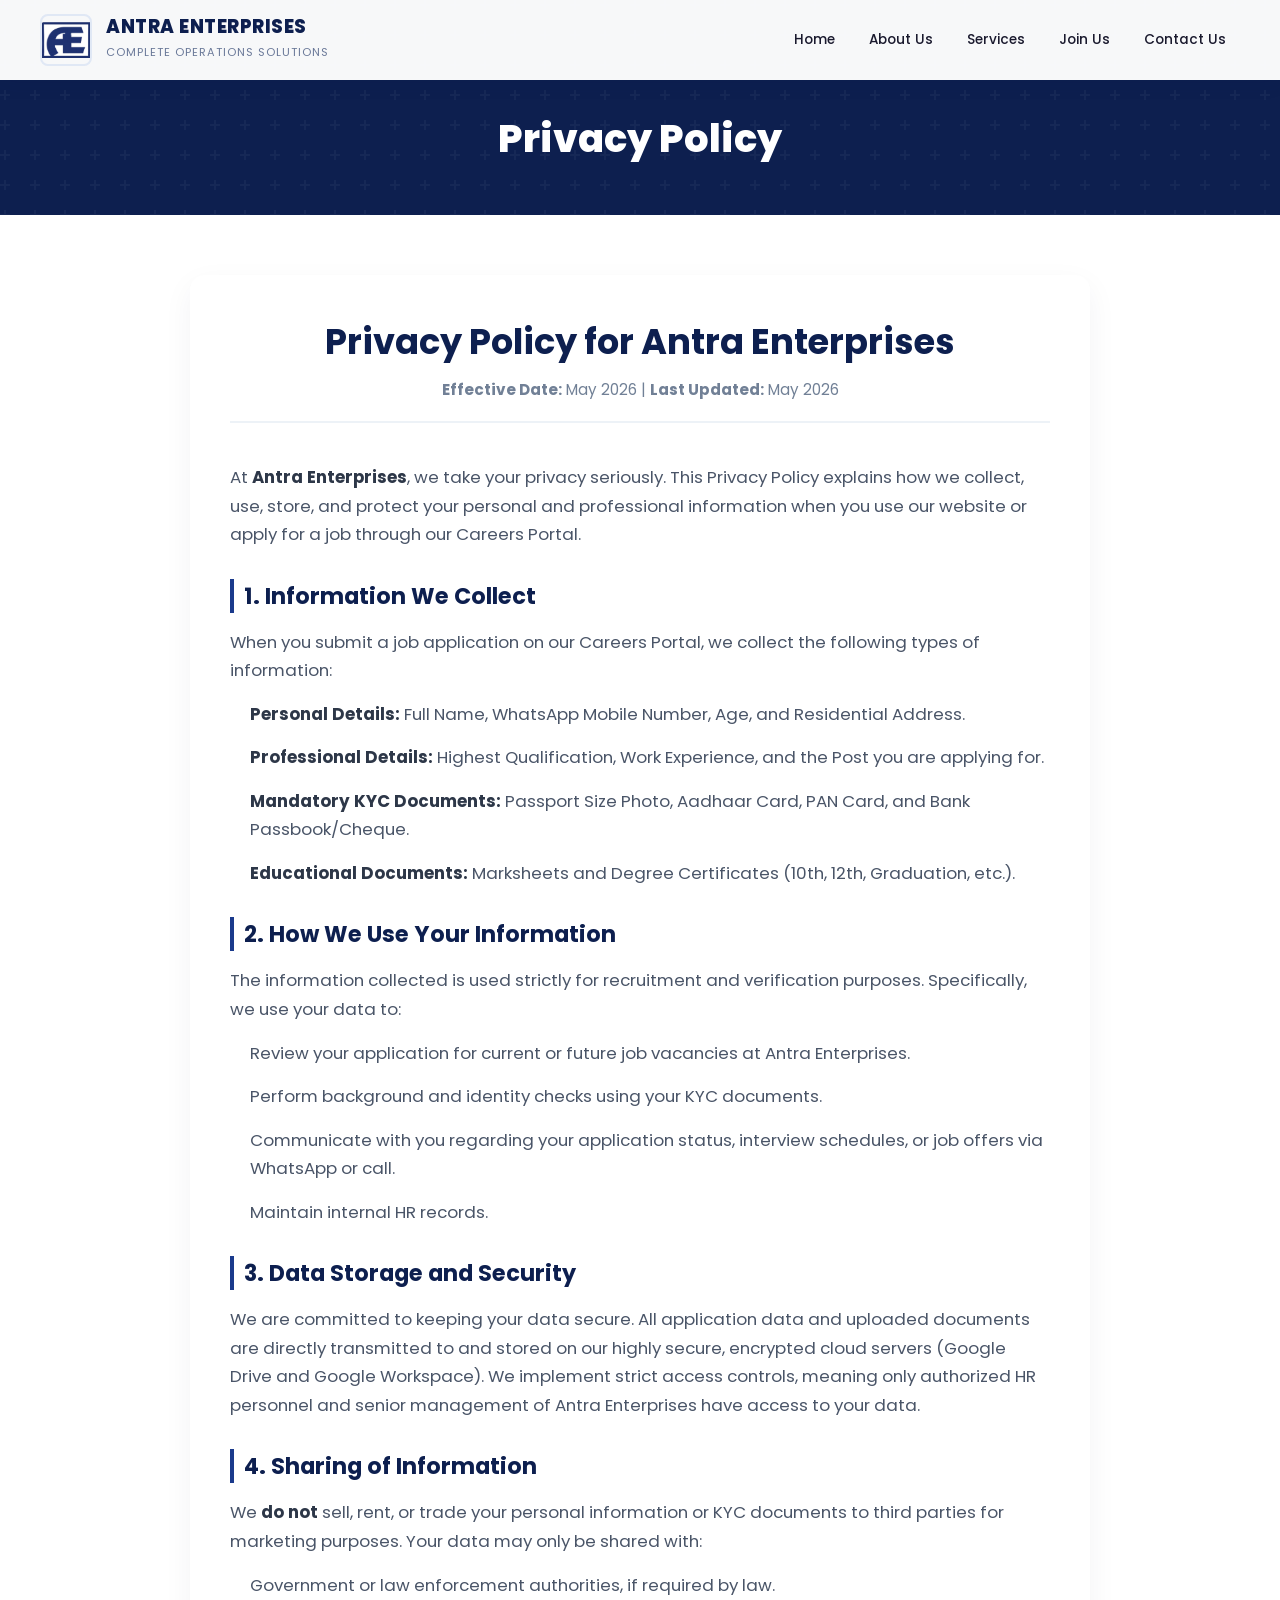
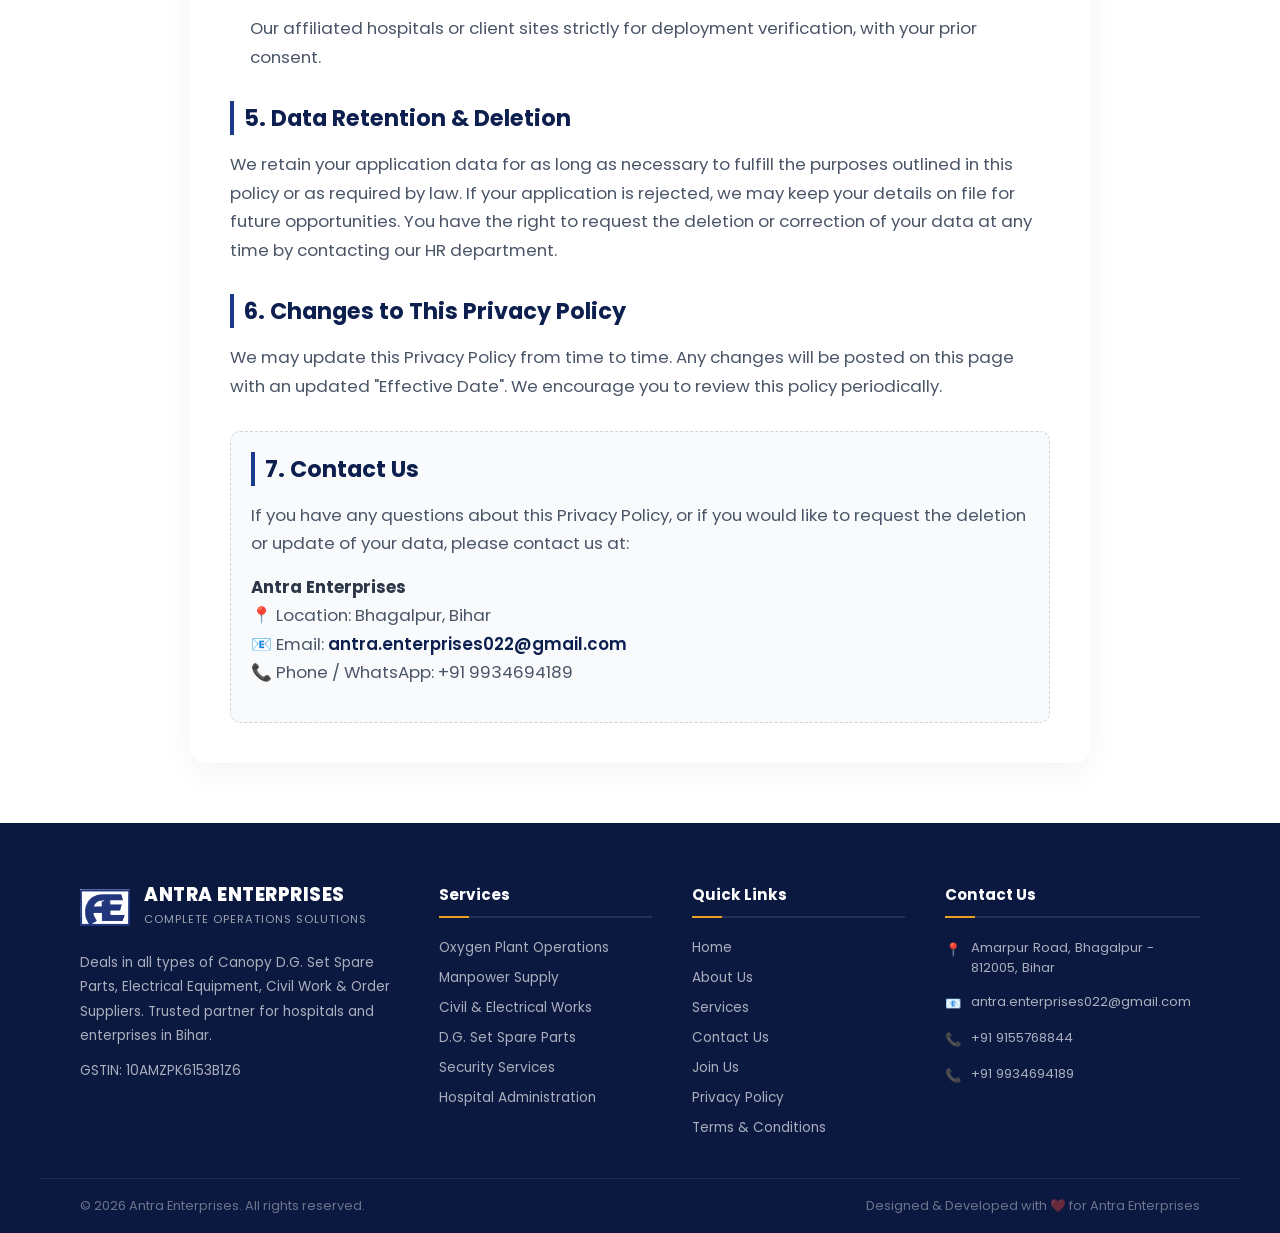
<file: privacy/privacy.html>
<!DOCTYPE html>
<html lang="en">
<head>
  <meta charset="UTF-8">
  <meta name="viewport" content="width=device-width, initial-scale=1.0">
   <meta name="author" content="Anand Kumar | Antra Enterprises">
  <title>Privacy Policy | Antra Enterprises</title>
  <link rel="icon" type="image/jpeg" href="../assets/logo.jpg">
  <link rel="stylesheet" href="../styles.css">
  <link href="https://fonts.googleapis.com/css2?family=Poppins:wght@300;400;500;600;700;800&display=swap" rel="stylesheet">
  <meta name="description" content="Read Antra Enterprises' Privacy Policy. Learn how we collect, use, and protect your personal data and KYC documents when you apply for jobs or use our services.">
  <meta name="keywords" content="Antra Enterprises Privacy Policy, Data protection Bihar, KYC data security, Candidate privacy policy">
  <meta property="og:title" content="Privacy Policy | Antra Enterprises Data Security">
  <meta property="og:description" content="Read Antra Enterprises' Privacy Policy. Learn how we collect, use, and protect your personal data and KYC documents when you apply for jobs or use our services.">
  <meta property="og:image" content="https://sharmabijay951.github.io/Antra-Enterprises/assets/logo.jpg">
  <meta property="og:type" content="website">
  <style>
    .policy-container { max-width: 900px; margin: 60px auto; padding: 40px; background: #ffffff; border-radius: 15px; box-shadow: 0 10px 30px rgba(13,31,79,0.05); }
    .policy-header { text-align: center; margin-bottom: 40px; border-bottom: 2px solid #edf2f7; padding-bottom: 20px; }
    .policy-header h1 { color: var(--primary); font-size: 2.2rem; margin-bottom: 10px; }
    .policy-header p { color: #718096; font-size: 0.95rem; }
    
    .policy-content h2 { color: var(--primary); font-size: 1.4rem; margin-top: 30px; margin-bottom: 15px; border-left: 4px solid var(--secondary); padding-left: 10px; }
    .policy-content p, .policy-content li { color: #4a5568; font-size: 1.05rem; line-height: 1.7; margin-bottom: 15px; }
    .policy-content ul { margin-left: 20px; margin-bottom: 20px; }
    .policy-content strong { color: #2d3748; }
    
    .contact-box { background: #f8fafc; border: 1px dashed #cbd5e0; padding: 20px; border-radius: 10px; margin-top: 30px; }
  </style>
</head>
<body>

<header id="main-header">
  <div class="logo-area">
    <img src="../assets/logo.jpg" alt="Antra Enterprises Logo">
    <div class="logo-text"><h1>ANTRA ENTERPRISES</h1><span>Complete Operations Solutions</span></div>
  </div>
  
  <button class="hamburger" id="menuBtn" aria-label="Open Menu">
    <span></span>
    <span></span>
    <span></span>
  </button>
  
  <nav class="main-nav">
    <a href="../index.html">Home</a>
    <a href="../about/about.html">About Us</a>
    <a href="../services/services.html">Services</a>
    <a href="../join-us/index.html">Join Us</a>
    <a href="../contact/contact.html">Contact Us</a>
  </nav>
</header>

<div class="mobile-nav" id="mobileNav">
  <button class="mobile-close" id="closeNav">&times;</button>
  <a href="../index.html">🏠 Home</a>
  <a href="../about/about.html">🏢 About Us</a>
  <a href="../services/services.html">⚙️ Services</a>
  <a href="../join-us/index.html">💼 Join Us</a>
  <a href="../contact/contact.html">📞 Contact Us</a>
</div>

<main>
  <section class="page-hero" style="padding: 110px 20px 40px; background: #0d1f4f; color: white; text-align: center;">
    <h1 style="font-size: 2.4rem; margin-bottom: 8px; font-weight: 800;">Privacy Policy</h1>
  </section>

  <div class="policy-container">
    <div class="policy-header">
      <h1>Privacy Policy for Antra Enterprises</h1>
      <p><strong>Effective Date:</strong> May 2026 | <strong>Last Updated:</strong> May 2026</p>
    </div>

    <div class="policy-content">
      <p>At <strong>Antra Enterprises</strong>, we take your privacy seriously. This Privacy Policy explains how we collect, use, store, and protect your personal and professional information when you use our website or apply for a job through our Careers Portal.</p>

      <h2>1. Information We Collect</h2>
      <p>When you submit a job application on our Careers Portal, we collect the following types of information:</p>
      <ul>
        <li><strong>Personal Details:</strong> Full Name, WhatsApp Mobile Number, Age, and Residential Address.</li>
        <li><strong>Professional Details:</strong> Highest Qualification, Work Experience, and the Post you are applying for.</li>
        <li><strong>Mandatory KYC Documents:</strong> Passport Size Photo, Aadhaar Card, PAN Card, and Bank Passbook/Cheque.</li>
        <li><strong>Educational Documents:</strong> Marksheets and Degree Certificates (10th, 12th, Graduation, etc.).</li>
      </ul>

      <h2>2. How We Use Your Information</h2>
      <p>The information collected is used strictly for recruitment and verification purposes. Specifically, we use your data to:</p>
      <ul>
        <li>Review your application for current or future job vacancies at Antra Enterprises.</li>
        <li>Perform background and identity checks using your KYC documents.</li>
        <li>Communicate with you regarding your application status, interview schedules, or job offers via WhatsApp or call.</li>
        <li>Maintain internal HR records.</li>
      </ul>

      <h2>3. Data Storage and Security</h2>
      <p>We are committed to keeping your data secure. All application data and uploaded documents are directly transmitted to and stored on our highly secure, encrypted cloud servers (Google Drive and Google Workspace). We implement strict access controls, meaning only authorized HR personnel and senior management of Antra Enterprises have access to your data.</p>

      <h2>4. Sharing of Information</h2>
      <p>We <strong>do not</strong> sell, rent, or trade your personal information or KYC documents to third parties for marketing purposes. Your data may only be shared with:</p>
      <ul>
        <li>Government or law enforcement authorities, if required by law.</li>
        <li>Our affiliated hospitals or client sites strictly for deployment verification, with your prior consent.</li>
      </ul>

      <h2>5. Data Retention & Deletion</h2>
      <p>We retain your application data for as long as necessary to fulfill the purposes outlined in this policy or as required by law. If your application is rejected, we may keep your details on file for future opportunities. You have the right to request the deletion or correction of your data at any time by contacting our HR department.</p>

      <h2>6. Changes to This Privacy Policy</h2>
      <p>We may update this Privacy Policy from time to time. Any changes will be posted on this page with an updated "Effective Date". We encourage you to review this policy periodically.</p>

      <div class="contact-box">
        <h2 style="margin-top:0;">7. Contact Us</h2>
        <p>If you have any questions about this Privacy Policy, or if you would like to request the deletion or update of your data, please contact us at:</p>
        <p>
          <strong>Antra Enterprises</strong><br>
          📍 Location: Bhagalpur, Bihar<br>
          📧 Email: <a href="mailto:antra.enterprises022@gmail.com" style="color:var(--primary); font-weight:600;">antra.enterprises022@gmail.com</a><br>
          📞 Phone / WhatsApp: +91 9934694189
        </p>
      </div>

    </div>
  </div>
</main>

<footer>
  <div class="footer-main">
    <div class="footer-brand">
      <div class="logo-area">
        <img src="../assets/logo.jpg" alt="Antra Enterprises Logo" style="height:50px;width:50px;border-radius:8px;">
        <div class="logo-text">
          <h1>ANTRA ENTERPRISES</h1>
          <span>Complete Operations Solutions</span>
        </div>
      </div>
      <p>Deals in all types of Canopy D.G. Set Spare Parts, Electrical Equipment, Civil Work &amp; Order Suppliers. Trusted partner for hospitals and enterprises in Bihar.</p>
      <p class="footer-gstin">GSTIN: 10AMZPK6153B1Z6</p>
    </div>
    <div class="footer-col">
      <h4>Services</h4>
      <ul>
        <li><a href="../services/services.html">Oxygen Plant Operations</a></li>
        <li><a href="../services/services.html">Manpower Supply</a></li>
        <li><a href="../services/services.html">Civil &amp; Electrical Works</a></li>
        <li><a href="../services/services.html">D.G. Set Spare Parts</a></li>
        <li><a href="../services/services.html">Security Services</a></li>
        <li><a href="../services/services.html">Hospital Administration</a></li>
      </ul>
    </div>
    <div class="footer-col">
      <h4>Quick Links</h4>
      <ul>
        <li><a href="../index.html">Home</a></li>
        <li><a href="../about/about.html">About Us</a></li>
        <li><a href="../services/services.html">Services</a></li>
        <li><a href="../contact/contact.html">Contact Us</a></li>
        <li><a href="../join us/join-us.html">Join Us</a></li>
        <li><a href="../privacy/privacy.html">Privacy Policy</a></li>
        <li><a href="../terms/terms.html">Terms & Conditions</a></li>
      </ul>
    </div>
    <div class="footer-col">
      <h4>Contact Us</h4>
      <div class="footer-contact-item">
        <span class="icon">📍</span>
        <span>Amarpur Road, Bhagalpur - 812005, Bihar</span>
      </div>
      <div class="footer-contact-item">
        <span class="icon">📧</span>
        <span>antra.enterprises022@gmail.com</span>
      </div>
      <div class="footer-contact-item">
        <span class="icon">📞</span>
        <span>+91 9155768844</span>
      </div>
      <div class="footer-contact-item">
        <span class="icon">📞</span>
        <span>+91 9934694189</span>
      </div>
    </div>
  </div>
  <div class="footer-bottom">
    <span>&copy; 2026 Antra Enterprises. All rights reserved.</span>
    <span>Designed &amp; Developed with ❤️ for Antra Enterprises</span>
  </div>
</footer>

<script>
  document.getElementById('menuBtn').addEventListener('click', () => {
    // Add mobile menu logic if needed
  });
</script>
<script src="../hamburger.js"></script>
</body>
</html>
</file>
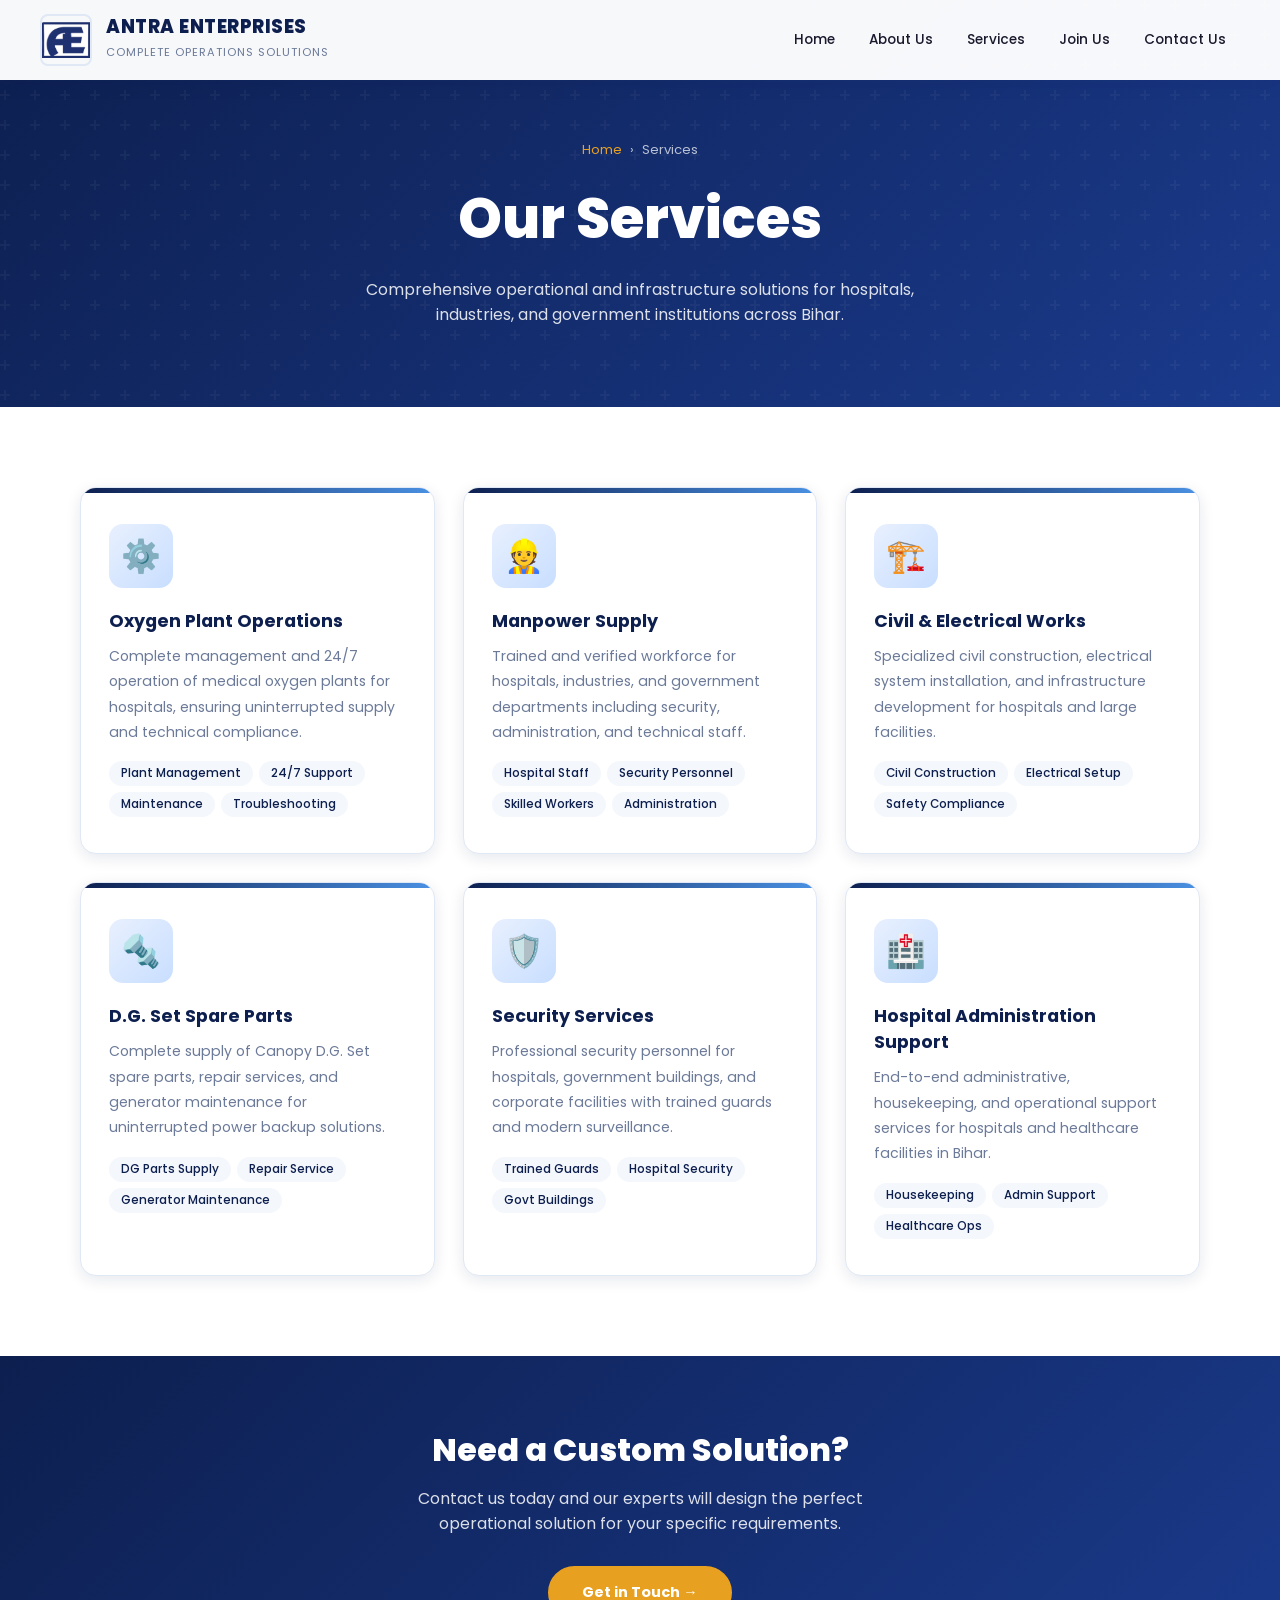
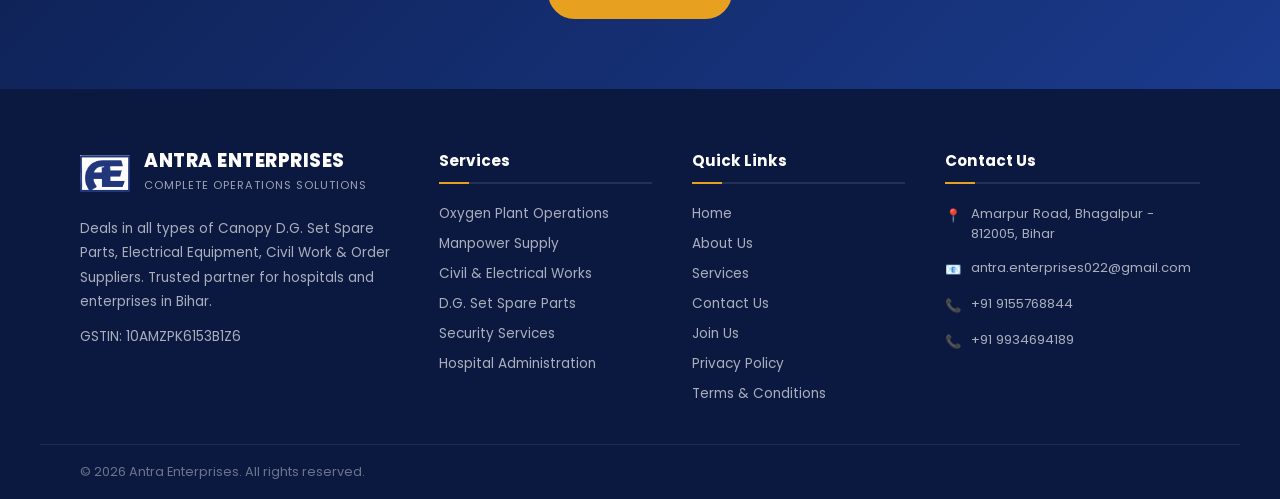
<file: services/services.html>
<!DOCTYPE html>
<html lang="en">
<head>
  <meta charset="UTF-8">
  <meta name="viewport" content="width=device-width, initial-scale=1.0">
   <meta name="author" content="Anand Kumar | Antra Enterprises">
  <title>Services | Antra Enterprises</title>
  <link rel="stylesheet" href="../styles.css">
  <link rel="icon" type="image/jpeg" href="../assets/logo.jpg">
  <link href="https://fonts.googleapis.com/css2?family=Poppins:wght@300;400;500;600;700;800&display=swap" rel="stylesheet">
  <meta name="description" content="Explore our services including 24/7 Medical Oxygen Plant Operations, Security Personnel, Hospital Admin Staff, and Civil Works in Bihar.">
  <meta name="keywords" content="Hospital Staffing Bihar, Security Guards Bhagalpur, Medical Oxygen Plant Maintenance, Electrical Setup Bihar">
  <meta property="og:title" content="Our Services | Antra Enterprises">
  <meta property="og:description" content="Explore our services including Medical Oxygen Plant Operations, Security Personnel, and Civil Works in Bihar.">
  <meta property="og:image" content="https://sharmabijay951.github.io/Antra-Enterprises/assets/logo.jpg">
  <meta property="og:type" content="website">
</head>
<body>

<div id="preloader">
  <div class="preloader-inner">
    <div class="preloader-logo"><img src="../assets/logo.jpg" alt=""></div>
    <div class="preloader-text">ANTRA ENTERPRISES</div>
    <div class="preloader-bar"><div class="preloader-fill"></div></div>
  </div>
</div>

<header id="main-header">
  <div class="logo-area">
    <img src="../assets/logo.jpg" alt="Antra Enterprises Logo">
    <div class="logo-text"><h1>ANTRA ENTERPRISES</h1><span>Complete Operations Solutions</span></div>
  </div>
  
  <button class="hamburger" id="menuBtn" aria-label="Open Menu">
    <span></span>
    <span></span>
    <span></span>
  </button>
  
  <nav class="main-nav">
    <a href="../index.html">Home</a>
    <a href="../about/about.html">About Us</a>
    <a href="../services/services.html">Services</a>
    <a href="../join-us/index.html">Join Us</a>
    <a href="../contact/contact.html">Contact Us</a>
  </nav>
</header>

<div class="mobile-nav" id="mobileNav">
  <button class="mobile-close" id="closeNav">&times;</button>
  <a href="../index.html">🏠 Home</a>
  <a href="../about/about.html">🏢 About Us</a>
  <a href="../services/services.html">⚙️ Services</a>
  <a href="../join-us/index.html">💼 Join Us</a>
  <a href="../contact/contact.html">📞 Contact Us</a>
</div>

<main>
<section class="page-hero">
  <div class="breadcrumb"><a href="../index.html">Home</a> &rsaquo; <span>Services</span></div>
  <h1>Our Services</h1>
  <p>Comprehensive operational and infrastructure solutions for hospitals, industries, and government institutions across Bihar.</p>
</section>

<div class="services-grid-page">

  <div class="service-card fade-up">
    <div class="service-icon">⚙️</div>
    <h3>Oxygen Plant Operations</h3>
    <p>Complete management and 24/7 operation of medical oxygen plants for hospitals, ensuring uninterrupted supply and technical compliance.</p>
    <div class="service-tags">
      <span class="tag">Plant Management</span>
      <span class="tag">24/7 Support</span>
      <span class="tag">Maintenance</span>
      <span class="tag">Troubleshooting</span>
    </div>
  </div>

  <div class="service-card fade-up" style="transition-delay:0.1s">
    <div class="service-icon">👷</div>
    <h3>Manpower Supply</h3>
    <p>Trained and verified workforce for hospitals, industries, and government departments including security, administration, and technical staff.</p>
    <div class="service-tags">
      <span class="tag">Hospital Staff</span>
      <span class="tag">Security Personnel</span>
      <span class="tag">Skilled Workers</span>
      <span class="tag">Administration</span>
    </div>
  </div>

  <div class="service-card fade-up" style="transition-delay:0.2s">
    <div class="service-icon">🏗️</div>
    <h3>Civil &amp; Electrical Works</h3>
    <p>Specialized civil construction, electrical system installation, and infrastructure development for hospitals and large facilities.</p>
    <div class="service-tags">
      <span class="tag">Civil Construction</span>
      <span class="tag">Electrical Setup</span>
      <span class="tag">Safety Compliance</span>
    </div>
  </div>

  <div class="service-card fade-up" style="transition-delay:0.15s">
    <div class="service-icon">🔩</div>
    <h3>D.G. Set Spare Parts</h3>
    <p>Complete supply of Canopy D.G. Set spare parts, repair services, and generator maintenance for uninterrupted power backup solutions.</p>
    <div class="service-tags">
      <span class="tag">DG Parts Supply</span>
      <span class="tag">Repair Service</span>
      <span class="tag">Generator Maintenance</span>
    </div>
  </div>

  <div class="service-card fade-up" style="transition-delay:0.25s">
    <div class="service-icon">🛡️</div>
    <h3>Security Services</h3>
    <p>Professional security personnel for hospitals, government buildings, and corporate facilities with trained guards and modern surveillance.</p>
    <div class="service-tags">
      <span class="tag">Trained Guards</span>
      <span class="tag">Hospital Security</span>
      <span class="tag">Govt Buildings</span>
    </div>
  </div>

  <div class="service-card fade-up" style="transition-delay:0.3s">
    <div class="service-icon">🏥</div>
    <h3>Hospital Administration Support</h3>
    <p>End-to-end administrative, housekeeping, and operational support services for hospitals and healthcare facilities in Bihar.</p>
    <div class="service-tags">
      <span class="tag">Housekeeping</span>
      <span class="tag">Admin Support</span>
      <span class="tag">Healthcare Ops</span>
    </div>
  </div>

</div>

<!-- CTA Section -->
<section style="background: linear-gradient(135deg, var(--primary), var(--secondary)); padding: 70px 40px; text-align: center; color: white;">
  <h2 style="font-size: 2rem; font-weight: 800; margin-bottom: 12px;">Need a Custom Solution?</h2>
  <p style="opacity:0.85; max-width: 500px; margin: 0 auto 30px; font-size: 1rem;">Contact us today and our experts will design the perfect operational solution for your specific requirements.</p>
  <a href="../contact/contact.html" class="btn-primary">Get in Touch →</a>
</section>
</main>

<footer>
  <div class="footer-main">
    <div class="footer-brand">
      <div class="logo-area">
        <img src="../assets/logo.jpg" alt="Antra Enterprises" style="height:50px;width:50px;border-radius:8px;">
        <div class="logo-text"><h1>ANTRA ENTERPRISES</h1><span>Complete Operations Solutions</span></div>
      </div>
      <p>Deals in all types of Canopy D.G. Set Spare Parts, Electrical Equipment, Civil Work &amp; Order Suppliers. Trusted partner for hospitals and enterprises in Bihar.</p>
      <p class="footer-gstin">GSTIN: 10AMZPK6153B1Z6</p>
    </div>
    <div class="footer-col">
      <h4>Services</h4>
      <ul>
        <li><a href="../services/services.html">Oxygen Plant Operations</a></li>
        <li><a href="../services/services.html">Manpower Supply</a></li>
        <li><a href="../services/services.html">Civil &amp; Electrical Works</a></li>
        <li><a href="../services/services.html">D.G. Set Spare Parts</a></li>
        <li><a href="../services/services.html">Security Services</a></li>
        <li><a href="../services/services.html">Hospital Administration</a></li>
      </ul>
    </div>
    <div class="footer-col">
      <h4>Quick Links</h4>
      <ul>
        <li><a href="../index.html">Home</a></li>
        <li><a href="../about/about.html">About Us</a></li>
        <li><a href="../services/services.html">Services</a></li>
        <li><a href="../contact/contact.html">Contact Us</a></li>
        <li><a href="../join us/join-us.html">Join Us</a></li>
        <li><a href="../privacy/privacy.html">Privacy Policy</a></li>
        <li><a href="../terms/terms.html">Terms & Conditions</a></li>
      </ul>
    </div>
    <div class="footer-col">
      <h4>Contact Us</h4>
      <div class="footer-contact-item">
        <span class="icon">📍</span>
        <span>Amarpur Road, Bhagalpur - 812005, Bihar</span>
      </div>
      <div class="footer-contact-item">
        <span class="icon">📧</span>
        <span>antra.enterprises022@gmail.com</span>
      </div>
      <div class="footer-contact-item">
        <span class="icon">📞</span>
        <span>+91 9155768844</span>
      </div>
      <div class="footer-contact-item">
        <span class="icon">📞</span>
        <span>+91 9934694189</span>
      </div>
    </div>
  </div>
  <div class="footer-bottom">
    <span>&copy; 2026 Antra Enterprises. All rights reserved.</span>
  </div>
</footer>

<button id="scrollTop" aria-label="Scroll to top">&#8679;</button>

<script>
window.addEventListener('load', () => { setTimeout(() => { const p = document.getElementById('preloader'); p.style.opacity='0'; p.style.visibility='hidden'; }, 1300); });
window.addEventListener('scroll', () => {
  document.getElementById('main-header').classList.toggle('scrolled', window.scrollY > 50);
  document.getElementById('scrollTop').classList.toggle('visible', window.scrollY > 300);
});
document.getElementById('scrollTop').addEventListener('click', () => window.scrollTo({ top: 0, behavior: 'smooth' }));
const obs = new IntersectionObserver((entries) => { entries.forEach(e => { if(e.isIntersecting) e.target.classList.add('visible'); }); }, { threshold: 0.15 });
document.querySelectorAll('.fade-up, .fade-right, .fade-left').forEach(el => obs.observe(el));
</script>
<script src="../hamburger.js"></script>
</body>
</html>
</file>
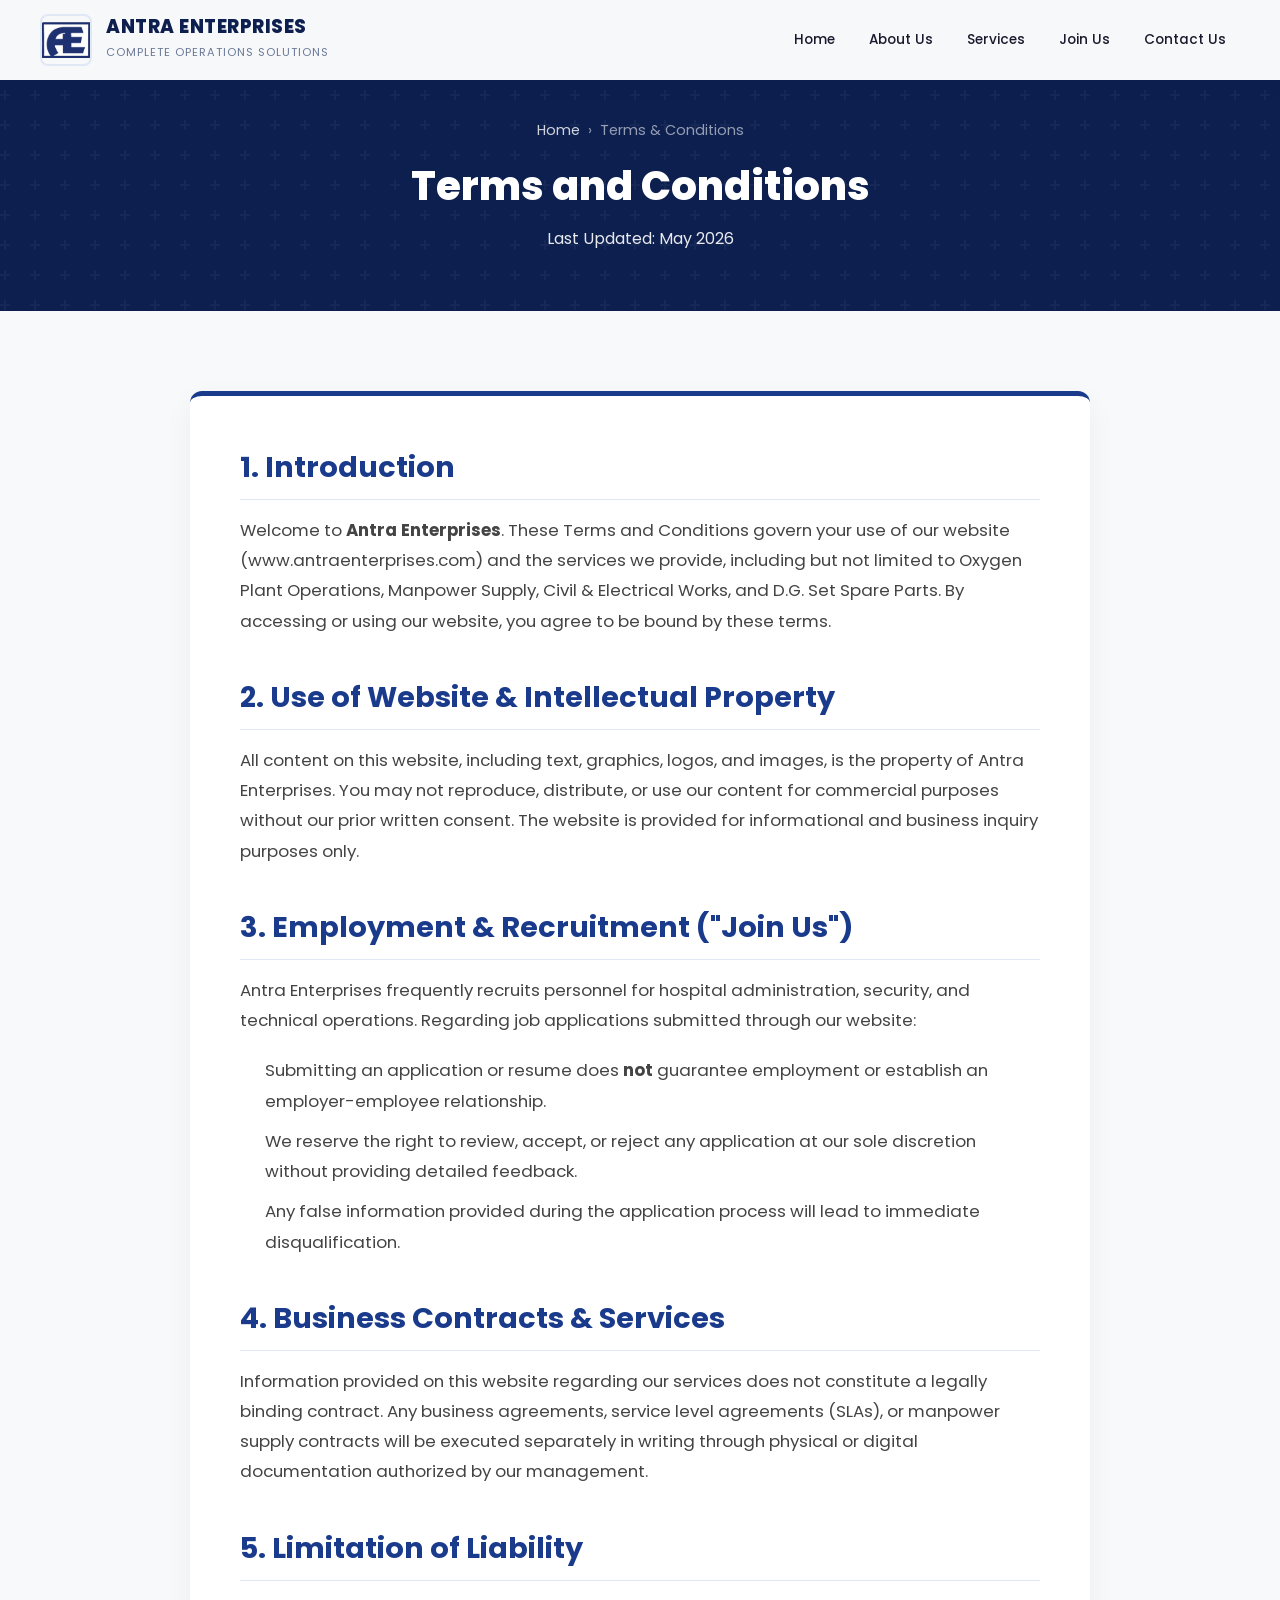
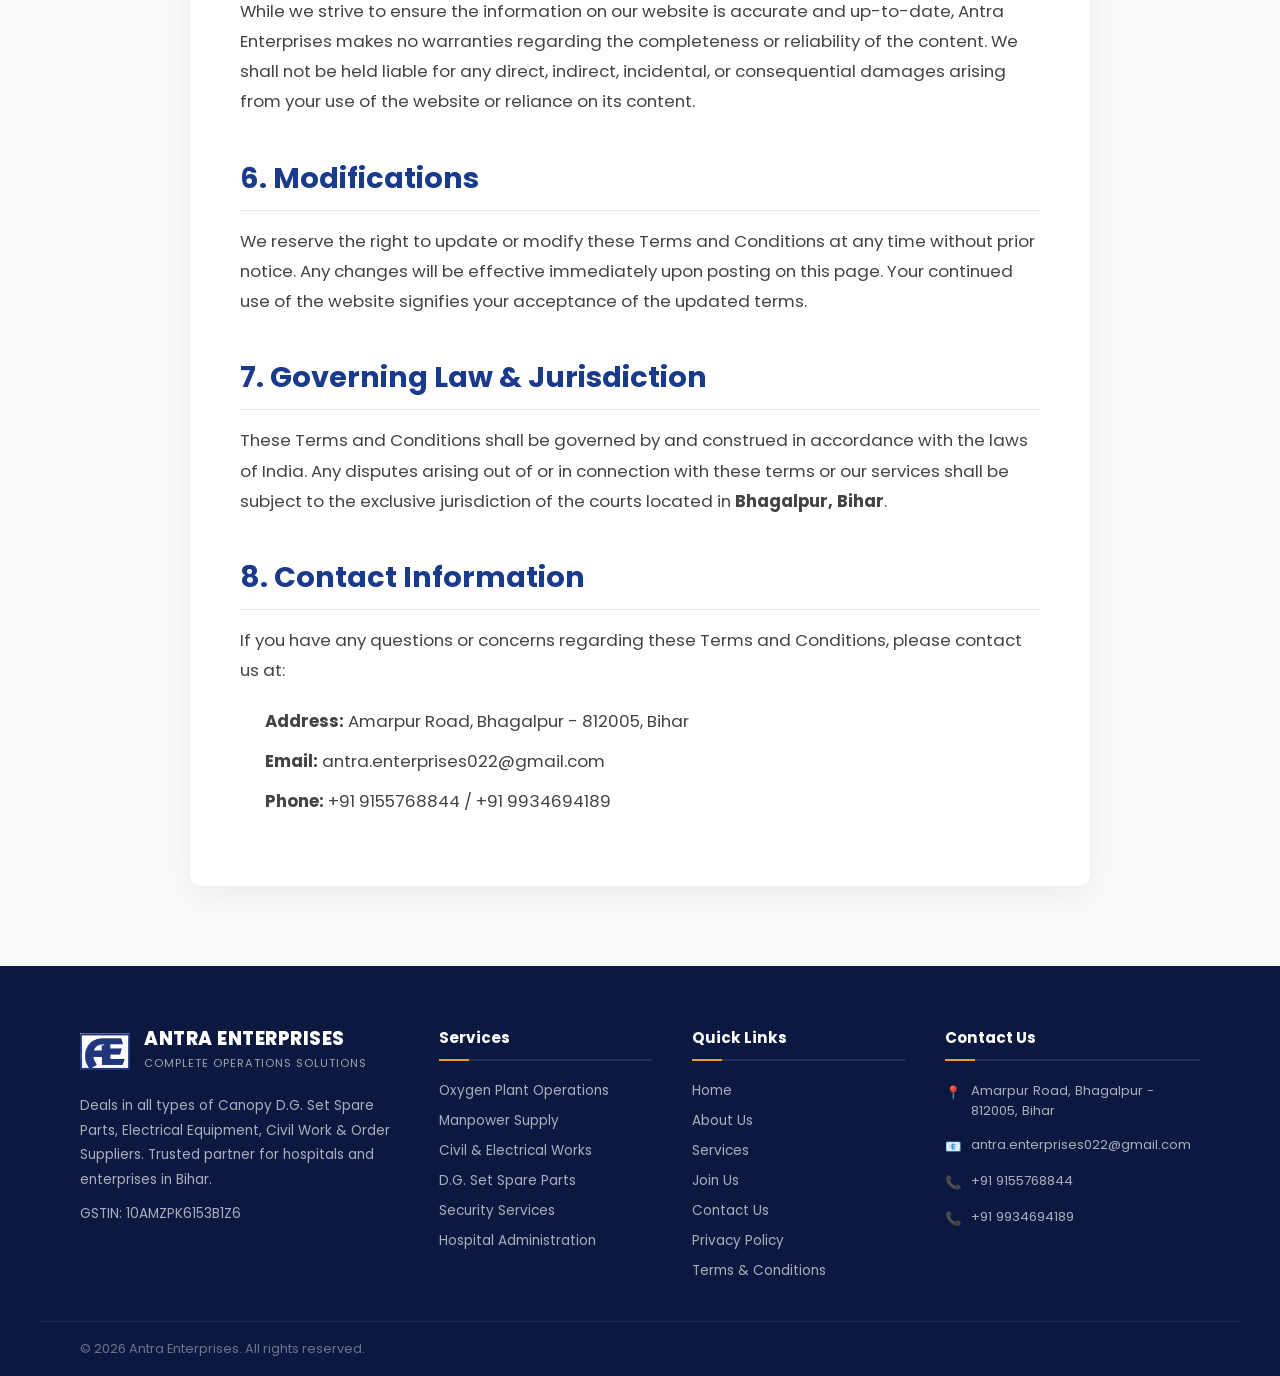
<file: terms/terms.html>
<!DOCTYPE html>
<html lang="en">
<head>
  <meta charset="UTF-8">
  <meta name="viewport" content="width=device-width, initial-scale=1.0">
  
  <title>Terms & Conditions | Antra Enterprises</title>
  <link rel="icon" type="image/jpeg" href="../assets/logo.jpg">
  <meta name="title" content="Terms & Conditions | Antra Enterprises">
  <meta name="description" content="Read the Terms and Conditions for Antra Enterprises. Understanding the guidelines for using our services, careers portal, and infrastructure solutions in Bihar.">
  <meta name="keywords" content="Antra Enterprises Terms of Service, Website usage terms, Operational guidelines Bihar">
  <meta property="og:title" content="Terms & Conditions | Antra Enterprises">
  <meta property="og:description" content="Read the Terms and Conditions for Antra Enterprises. Understanding the guidelines for using our services, careers portal, and infrastructure solutions in Bihar.">
  <meta property="og:image" content="https://sharmabijay951.github.io/Antra-Enterprises/assets/logo.jpg">
  <meta property="og:type" content="website">
  <meta name="author" content="Anand Kumar | Antra Enterprises">
  
  <link rel="stylesheet" href="../styles.css">
  <link href="https://fonts.googleapis.com/css2?family=Poppins:wght@300;400;500;600;700;800&display=swap" rel="stylesheet">
  
  <style>
    /* Legal Page Specific Styling */
    .legal-section {
      padding: 80px 20px;
      background-color: #f8f9fa;
    }
    .legal-container {
      max-width: 900px;
      margin: 0 auto;
      background: #ffffff;
      padding: 50px;
      border-radius: 12px;
      box-shadow: 0 10px 30px rgba(0,0,0,0.05);
      border-top: 5px solid #1a3a8c;
    }
    .legal-container h2 {
      color: #1a3a8c;
      font-size: 1.8rem;
      margin-top: 40px;
      margin-bottom: 15px;
      border-bottom: 1px solid #e0e8f5;
      padding-bottom: 10px;
    }
    .legal-container h2:first-child {
      margin-top: 0;
    }
    .legal-container p, .legal-container ul {
      font-size: 1.05rem;
      color: #444;
      line-height: 1.8;
      margin-bottom: 20px;
    }
    .legal-container ul {
      padding-left: 25px;
    }
    .legal-container li {
      margin-bottom: 10px;
    }
    @media (max-width: 768px) {
      .legal-container { padding: 30px 20px; }
      .legal-container h2 { font-size: 1.5rem; }
    }
  </style>
</head>
<body>

<div id="preloader">
  <div class="preloader-inner">
    <div class="preloader-logo">
      <img src="../assets/logo.jpg" alt="Antra Enterprises">
    </div>
    <div class=\"preloader-text\">ANTRA ENTERPRISES</div>
    <div class=\"preloader-bar\"><div class=\"preloader-fill\"></div></div>
  </div>
</div>

<header id="main-header">
  <div class="logo-area">
    <img src="../assets/logo.jpg" alt="Antra Enterprises Logo">
    <div class="logo-text"><h1>ANTRA ENTERPRISES</h1><span>Complete Operations Solutions</span></div>
  </div>
  
  <button class="hamburger" id="menuBtn" aria-label="Open Menu">
    <span></span>
    <span></span>
    <span></span>
  </button>
  
  <nav class="main-nav">
    <a href="../index.html">Home</a>
    <a href="../about/about.html">About Us</a>
    <a href="../services/services.html">Services</a>
    <a href="../join-us/index.html">Join Us</a>
    <a href="../contact/contact.html">Contact Us</a>
  </nav>
</header>

<div class="mobile-nav" id="mobileNav">
  <button class="mobile-close" id="closeNav">&times;</button>
  <a href="../index.html">🏠 Home</a>
  <a href="../about/about.html">🏢 About Us</a>
  <a href="../services/services.html">⚙️ Services</a>
  <a href="../join-us/index.html">💼 Join Us</a>
  <a href="../contact/contact.html">📞 Contact Us</a>
</div>

<main>
  <section class="page-hero" style="padding: 120px 20px 60px; background: #0d1f4f; color: white; text-align: center;">
    <div class="breadcrumb" style="margin-bottom: 15px; font-size: 0.9rem; opacity: 0.8;">
      <a href="../index.html" style="color: white; text-decoration: none;">Home</a> &rsaquo; <span>Terms & Conditions</span>
    </div>
    <h1 class="fade-up" style="font-size: 2.5rem; margin-bottom: 10px;">Terms and Conditions</h1>
    <p class="fade-up" style="opacity: 0.9;">Last Updated: May 2026</p>
  </section>

  <section class="legal-section">
    <div class="legal-container fade-up">
      
      <h2>1. Introduction</h2>
      <p>Welcome to <strong>Antra Enterprises</strong>. These Terms and Conditions govern your use of our website (www.antraenterprises.com) and the services we provide, including but not limited to Oxygen Plant Operations, Manpower Supply, Civil & Electrical Works, and D.G. Set Spare Parts. By accessing or using our website, you agree to be bound by these terms.</p>

      <h2>2. Use of Website & Intellectual Property</h2>
      <p>All content on this website, including text, graphics, logos, and images, is the property of Antra Enterprises. You may not reproduce, distribute, or use our content for commercial purposes without our prior written consent. The website is provided for informational and business inquiry purposes only.</p>

      <h2>3. Employment & Recruitment ("Join Us")</h2>
      <p>Antra Enterprises frequently recruits personnel for hospital administration, security, and technical operations. Regarding job applications submitted through our website:</p>
      <ul>
        <li>Submitting an application or resume does <strong>not</strong> guarantee employment or establish an employer-employee relationship.</li>
        <li>We reserve the right to review, accept, or reject any application at our sole discretion without providing detailed feedback.</li>
        <li>Any false information provided during the application process will lead to immediate disqualification.</li>
      </ul>

      <h2>4. Business Contracts & Services</h2>
      <p>Information provided on this website regarding our services does not constitute a legally binding contract. Any business agreements, service level agreements (SLAs), or manpower supply contracts will be executed separately in writing through physical or digital documentation authorized by our management.</p>

      <h2>5. Limitation of Liability</h2>
      <p>While we strive to ensure the information on our website is accurate and up-to-date, Antra Enterprises makes no warranties regarding the completeness or reliability of the content. We shall not be held liable for any direct, indirect, incidental, or consequential damages arising from your use of the website or reliance on its content.</p>

      <h2>6. Modifications</h2>
      <p>We reserve the right to update or modify these Terms and Conditions at any time without prior notice. Any changes will be effective immediately upon posting on this page. Your continued use of the website signifies your acceptance of the updated terms.</p>

      <h2>7. Governing Law & Jurisdiction</h2>
      <p>These Terms and Conditions shall be governed by and construed in accordance with the laws of India. Any disputes arising out of or in connection with these terms or our services shall be subject to the exclusive jurisdiction of the courts located in <strong>Bhagalpur, Bihar</strong>.</p>

      <h2>8. Contact Information</h2>
      <p>If you have any questions or concerns regarding these Terms and Conditions, please contact us at:</p>
      <ul>
        <li><strong>Address:</strong> Amarpur Road, Bhagalpur - 812005, Bihar</li>
        <li><strong>Email:</strong> antra.enterprises022@gmail.com</li>
        <li><strong>Phone:</strong> +91 9155768844 / +91 9934694189</li>
      </ul>
      
    </div>
  </section>
</main>

<footer>
  <div class="footer-main">
    <div class="footer-brand">
      <div class="logo-area">
        <img src="../assets/logo.jpg" alt="Antra Enterprises Logo" style="height:50px;width:50px;border-radius:8px;">
        <div class="logo-text">
          <h1>ANTRA ENTERPRISES</h1>
          <span>Complete Operations Solutions</span>
        </div>
      </div>
      <p>Deals in all types of Canopy D.G. Set Spare Parts, Electrical Equipment, Civil Work &amp; Order Suppliers. Trusted partner for hospitals and enterprises in Bihar.</p>
      <p class="footer-gstin">GSTIN: 10AMZPK6153B1Z6</p>
    </div>
    <div class="footer-col">
      <h4>Services</h4>
      <ul>
        <li><a href="../services/services.html">Oxygen Plant Operations</a></li>
        <li><a href="../services/services.html">Manpower Supply</a></li>
        <li><a href="../services/services.html">Civil &amp; Electrical Works</a></li>
        <li><a href="../services/services.html">D.G. Set Spare Parts</a></li>
        <li><a href="../services/services.html">Security Services</a></li>
        <li><a href="../services/services.html">Hospital Administration</a></li>
      </ul>
    </div>

    <div class="footer-col">
      <h4>Quick Links</h4>
      <ul>
        <li><a href="../index.html">Home</a></li>
        <li><a href="../about/about.html">About Us</a></li>
        <li><a href="../services/services.html">Services</a></li>
        <li><a href="../join us/join-us.html">Join Us</a></li>
        <li><a href="../contact/contact.html">Contact Us</a></li>
        <li><a href="../privacy/privacy.html">Privacy Policy</a></li>
        <li><a href="../terms/terms.html">Terms & Conditions</a></li>
      </ul>
    </div>
    
    <div class="footer-col">
      <h4>Contact Us</h4>
      <div class="footer-contact-item">
        <span class="icon">📍</span>
        <span>Amarpur Road, Bhagalpur - 812005, Bihar</span>
      </div>
      <div class="footer-contact-item">
        <span class="icon">📧</span>
        <span>antra.enterprises022@gmail.com</span>
      </div>
      <div class="footer-contact-item">
        <span class="icon">📞</span>
        <span>+91 9155768844</span>
      </div>
      <div class="footer-contact-item">
        <span class="icon">📞</span>
        <span>+91 9934694189</span>
      </div>
    </div>
  </div>
  <div class="footer-bottom">
    <span>&copy; 2026 Antra Enterprises. All rights reserved.</span>
  </div>
</footer>

<button id="scrollTop" aria-label="Scroll to top">&#8679;</button>

<script>
  window.addEventListener('load', () => { 
    setTimeout(() => { 
      const p = document.getElementById('preloader'); 
      if(p) { p.style.opacity='0'; p.style.visibility='hidden'; }
    }, 1000); 
  });

  window.addEventListener('scroll', () => {
    document.getElementById('main-header').classList.toggle('scrolled', window.scrollY > 50);
    document.getElementById('scrollTop').classList.toggle('visible', window.scrollY > 300);
  });
  
  document.getElementById('scrollTop').addEventListener('click', () => window.scrollTo({ top: 0, behavior: 'smooth' }));

  const obs = new IntersectionObserver((entries) => { 
    entries.forEach(e => { 
      if(e.isIntersecting) e.target.classList.add('visible'); 
    }); 
  }, { threshold: 0.15 });
  
  document.querySelectorAll('.fade-up').forEach(el => obs.observe(el));
</script>
<script src="../hamburger.js"></script>
</body>
</html>
</file>
<file: styles.css>
/* ===== ANTRA ENTERPRISES - COMPLETE STYLESHEET ===== */
@import url('https://fonts.googleapis.com/css2?family=Poppins:wght@300;400;500;600;700;800&family=Playfair+Display:wght@700&display=swap');

:root {
  --primary: #0d1f4f;
  --secondary: #1a3a8c;
  --accent: #e8a020;
  --light-blue: #4a90e2;
  --white: #ffffff;
  --light-gray: #f4f7fc;
  --text-dark: #1a1a2e;
  --text-muted: #6b7a99;
  --border: #e0e8f5;
  --footer-bg: #0b1840;
  --card-bg: #163172;
  --shadow: 0 10px 40px rgba(13, 31, 79, 0.15);
  --shadow-sm: 0 4px 15px rgba(13, 31, 79, 0.1);
}

*, *::before, *::after { margin: 0; padding: 0; box-sizing: border-box; }

html { scroll-behavior: smooth; }

body {
  font-family: 'Poppins', sans-serif;
  color: var(--text-dark);
  background: var(--white);
  overflow-x: hidden;
}

a { text-decoration: none; color: inherit; }
ul { list-style: none; }
img { max-width: 100%; display: block; }

/* ===== PRELOADER ===== */
#preloader {
  position: fixed; inset: 0; background: var(--primary);
  display: flex; align-items: center; justify-content: center;
  z-index: 9999; transition: opacity 0.5s, visibility 0.5s;
}
.preloader-inner {
  text-align: center; color: white;
}
.preloader-logo {
  width: 80px; height: 80px; border-radius: 50%;
  background: white; display: flex; align-items: center; justify-content: center;
  margin: 0 auto 20px; overflow: hidden;
  animation: pulse 1.5s ease-in-out infinite;
}
.preloader-logo img { width: 60px; object-fit: contain; }
.preloader-text { font-size: 1.2rem; font-weight: 600; letter-spacing: 3px; color: rgba(255,255,255,0.8); }
.preloader-bar {
  width: 200px; height: 3px; background: rgba(255,255,255,0.2);
  border-radius: 3px; margin: 15px auto 0; overflow: hidden;
}
.preloader-fill {
  height: 100%; width: 0; background: var(--accent);
  border-radius: 3px; animation: fill 1.1s ease forwards;
}
@keyframes fill { to { width: 100%; } }
@keyframes pulse { 0%,100% { transform: scale(1); } 50% { transform: scale(1.05); } }

/* ===== HEADER / NAVBAR ===== */
#main-header {
  position: fixed; top: 0; left: 0; right: 0; z-index: 1000;
  display: flex; align-items: center; justify-content: space-between;
  padding: 14px 40px;
  background: rgba(255,255,255,0.97);
  box-shadow: 0 2px 20px rgba(13,31,79,0.08);
  transition: all 0.3s ease;
}
#main-header.scrolled {
  padding: 10px 40px;
  box-shadow: 0 4px 30px rgba(13,31,79,0.15);
}
.logo-area {
  display: flex; align-items: center; gap: 14px;
}
.logo-area img {
  height: 52px; width: 52px; border-radius: 8px; object-fit: contain;
  border: 2px solid var(--border);
}
.logo-text h1 {
  font-size: 1.15rem; font-weight: 800; color: var(--primary); line-height: 1.1;
  letter-spacing: 0.5px;
}
.logo-text span {
  font-size: 0.7rem; font-weight: 400; color: var(--text-muted);
  letter-spacing: 1px; text-transform: uppercase;
}
.main-nav {
  display: flex; align-items: center; gap: 6px;
}
.main-nav a {
  font-size: 0.85rem; font-weight: 500; color: var(--text-dark);
  padding: 8px 14px; border-radius: 6px;
  transition: all 0.25s ease; white-space: nowrap;
}
.main-nav a:hover, .main-nav a.active {
  color: var(--primary); background: rgba(13,31,79,0.06);
}
.nav-cta {
  background: var(--primary) !important; color: white !important;
  padding: 9px 20px !important; border-radius: 25px !important;
  font-weight: 600 !important; margin-left: 10px;
}
.nav-cta:hover { background: var(--secondary) !important; transform: translateY(-1px); }
.nav-phone {
  display: flex; align-items: center; gap: 8px; font-size: 0.85rem;
  font-weight: 600; color: var(--primary); margin-left: 10px;
  border-left: 1px solid var(--border); padding-left: 16px;
}
.nav-phone svg { color: var(--accent); }

/* Social Sidebar */
.social-sidebar {
  position: fixed; right: 0; top: 50%; transform: translateY(-50%);
  display: flex; flex-direction: column; z-index: 500;
}
.social-sidebar a {
  width: 40px; height: 40px; display: flex; align-items: center; justify-content: center;
  color: white; font-size: 0.9rem; transition: all 0.3s;
}
.social-sidebar a:nth-child(1) { background: #1877f2; }
.social-sidebar a:nth-child(2) { background: #e1306c; }
.social-sidebar a:nth-child(3) { background: #ff0000; }
.social-sidebar a:nth-child(4) { background: #0077b5; }
.social-sidebar a:nth-child(5) { background: #25d366; }
.social-sidebar a:hover { transform: scale(1.1) translateX(-4px); }

/* Hamburger */
/* HAMBURGER BUTTON SETTINGS */
.hamburger {
  background: transparent;
  border: none;
  cursor: pointer;
  display: none; /* Desktop par hide rahega */
  flex-direction: column;
  justify-content: space-between;
  height: 22px;
  width: 30px;
  z-index: 1000;
}

@media (max-width: 768px) {
  .hamburger { display: flex; } /* Sirf Mobile par dikhega */
}

/* HAMBURGER LINES */
.hamburger span {
  display: block;
  width: 100%;
  height: 3px;
  background-color: var(--primary); /* Navy Blue color */
  border-radius: 5px;
  transition: all 0.3s ease-in-out;
  transform-origin: left center; /* Ye 'X' ko perfect center me layega */
}

/* PERFECT 'X' ANIMATION */
.hamburger.active span:nth-child(1) {
  transform: rotate(45deg) translateY(-1.5px);
}
.hamburger.active span:nth-child(2) {
  opacity: 0;
  transform: translateX(-15px); /* Beech wali line side me slide hoke gayab hogi */
}
.hamburger.active span:nth-child(3) {
  transform: rotate(-45deg) translateY(1.5px);
}

/* ===== HERO SECTION ===== */
.hero-section {
  min-height: 100vh;
  background: linear-gradient(135deg, rgba(13,31,79,0.88) 0%, rgba(26,58,140,0.75) 100%),
    url('https://images.unsplash.com/photo-1504307651254-35680f356dfd?q=80&w=2070&auto=format&fit=crop') center/cover no-repeat;
  display: flex; align-items: center;
  position: relative; overflow: hidden;
  padding-top: 80px;
  transition: background-image 1s ease-in-out;
}
.hero-section::after {
  content: ''; position: absolute; bottom: -2px; left: 0; right: 0; height: 80px;
  background: white;
  clip-path: ellipse(55% 100% at 50% 100%);
}
.hero-content {
  max-width: 1200px; margin: 0 auto; padding: 80px 40px 160px;
  position: relative; z-index: 1;
}
.hero-badge {
  display: inline-flex; align-items: center; gap: 8px;
  background: rgba(232,160,32,0.2); border: 1px solid rgba(232,160,32,0.4);
  color: var(--accent); padding: 6px 18px; border-radius: 25px;
  font-size: 0.78rem; font-weight: 600; letter-spacing: 1.5px;
  text-transform: uppercase; margin-bottom: 24px;
}
.hero-content h1 {
  font-size: clamp(2.5rem, 6vw, 4.5rem);
  font-weight: 800; color: white; line-height: 1.1;
  margin-bottom: 20px; text-transform: uppercase; letter-spacing: 1px;
}
.hero-content h1 span { color: var(--accent); }
.hero-divider {
  width: 5px; height: 60px; background: var(--accent);
  display: inline-block; margin: 0 30px -15px 5px; vertical-align: middle;
  border-radius: 3px;
}
.hero-subtitle-text {
  display: inline; font-size: clamp(2rem, 5vw, 3.8rem);
  font-weight: 800; color: white; text-transform: uppercase;
}
.hero-content p {
  font-size: 1.05rem; color: rgba(255,255,255,0.8);
  max-width: 560px; line-height: 1.8; margin-bottom: 36px;
}
.hero-buttons { display: flex; gap: 14px; flex-wrap: wrap; }
.btn-primary {
  background: var(--accent); color: white; padding: 14px 32px;
  border-radius: 30px; font-weight: 700; font-size: 0.9rem;
  border: 2px solid var(--accent); transition: all 0.3s;
  display: inline-flex; align-items: center; gap: 8px;
}
.btn-primary:hover { background: transparent; color: var(--accent); transform: translateY(-2px); box-shadow: 0 8px 25px rgba(232,160,32,0.4); }
.btn-outline-white {
  background: transparent; color: white; padding: 14px 32px;
  border-radius: 30px; font-weight: 600; font-size: 0.9rem;
  border: 2px solid rgba(255,255,255,0.5); transition: all 0.3s;
}
.btn-outline-white:hover { background: rgba(255,255,255,0.1); border-color: white; }

/* ===== OVERLAP CARDS ===== */
.overlap-section {
  margin-top: -60px; position: relative; z-index: 10;
  padding: 0 40px 60px; max-width: 1250px; margin-left: auto; margin-right: auto;
}
.overlap-grid {
  display: grid; grid-template-columns: repeat(3, 1fr); gap: 24px;
}
.overlap-card {
  background: var(--card-bg); border-radius: 16px;
  padding: 40px 32px; color: white; text-align: center;
  box-shadow: 0 20px 60px rgba(13,31,79,0.3);
  border: 1px solid rgba(255,255,255,0.1);
  transition: transform 0.3s ease, box-shadow 0.3s ease;
}
.overlap-card:hover { transform: translateY(-8px); box-shadow: 0 30px 70px rgba(13,31,79,0.4); }
.overlap-card .card-icon {
  font-size: 3rem; margin-bottom: 18px; display: block;
}
.overlap-card h3 {
  font-size: 1.1rem; font-weight: 700; margin-bottom: 20px;
  padding-bottom: 14px; border-bottom: 1px solid rgba(255,255,255,0.15);
}
.overlap-card ul { text-align: left; }
.overlap-card ul li {
  font-size: 0.88rem; color: rgba(255,255,255,0.85);
  padding: 6px 0; padding-left: 20px; position: relative; line-height: 1.5;
}
.overlap-card ul li::before {
  content: '›'; position: absolute; left: 4px; color: var(--accent); font-weight: 700;
}

/* ===== SECTION COMMON ===== */
.section-header {
  text-align: center; margin-bottom: 50px;
}
.section-header h2 {
  font-size: clamp(1.6rem, 3vw, 2.4rem); font-weight: 800;
  color: var(--primary); margin-bottom: 12px;
}
.section-divider {
  width: 60px; height: 4px; background: var(--accent);
  border-radius: 2px; margin: 0 auto;
}
.section-subtitle {
  font-size: 0.95rem; color: var(--text-muted);
  margin-top: 12px; max-width: 550px; margin-left: auto; margin-right: auto;
}

/* ===== WELCOME SECTION ===== */
.welcome-section {
  padding: 80px 40px; max-width: 1200px; margin: 0 auto;
}
.welcome-grid {
  display: grid; grid-template-columns: 1fr 1fr; gap: 70px; align-items: center;
}
.welcome-image-wrap {
  position: relative;
}
.welcome-image-wrap img {
  width: 100%; border-radius: 16px; box-shadow: var(--shadow);
  aspect-ratio: 4/3; object-fit: cover;
}
.welcome-image-wrap::before {
  content: ''; position: absolute; top: -20px; left: -20px;
  width: 55%; height: 55%; background: var(--accent); opacity: 0.15;
  border-radius: 16px; z-index: -1;
}
.exp-badge {
  position: absolute; bottom: -20px; right: -20px;
  background: var(--primary); color: white; padding: 20px 24px;
  border-radius: 12px; text-align: center; box-shadow: var(--shadow);
}
.exp-badge h3 { font-size: 2.2rem; font-weight: 800; color: var(--accent); }
.exp-badge p { font-size: 0.78rem; line-height: 1.3; opacity: 0.9; }
.welcome-text h2 {
  font-size: clamp(1.8rem, 3vw, 2.5rem); font-weight: 800;
  color: var(--primary); margin-bottom: 8px;
}
.divider-left {
  width: 60px; height: 4px; background: var(--accent); border-radius: 2px; margin-bottom: 20px;
}
.welcome-text p { font-size: 0.95rem; color: var(--text-muted); line-height: 1.9; margin-bottom: 14px; }
.btn-outline-dark {
  display: inline-block; margin-top: 10px;
  border: 2px solid var(--primary); color: var(--primary);
  padding: 12px 30px; border-radius: 30px; font-weight: 600;
  font-size: 0.88rem; transition: all 0.3s;
}
.btn-outline-dark:hover { background: var(--primary); color: white; }

/* ===== STATS STRIP ===== */
.stats-strip {
  background: var(--primary); padding: 50px 40px;
  display: grid; grid-template-columns: repeat(4, 1fr); gap: 20px;
  max-width: 100%;
}
.stat-item { text-align: center; color: white; }
.stat-num { font-size: 2.8rem; font-weight: 800; color: var(--accent); display: block; }
.stat-label { font-size: 0.85rem; opacity: 0.8; margin-top: 4px; }

/* ===== TEAM SECTION ===== */
.team-section { background: var(--light-gray); padding: 80px 40px; }
.team-carousel-wrapper { position: relative; max-width: 1100px; margin: 0 auto; overflow: hidden; }
.team-track {
  display: flex; gap: 24px; transition: transform 0.5s ease;
}
.team-card {
  flex: 0 0 calc(33.333% - 16px); background: white; border-radius: 16px;
  overflow: hidden; box-shadow: var(--shadow-sm);
  transition: transform 0.3s ease, box-shadow 0.3s ease; 
}
.team-card:hover { transform: translateY(-6px); box-shadow: var(--shadow); }
.team-img-wrap {
  width: 100%; aspect-ratio: 4/5; overflow: hidden; position: relative;
  background: var(--light-gray);
}
.team-img-wrap img { width: 100%; height: 100%; object-fit: cover; object-position: top; }
.team-img-wrap .team-placeholder {
  width: 100%; height: 100%; display: flex; align-items: center; justify-content: center;
  background: linear-gradient(135deg, #e8f0fe, #d0e4ff); font-size: 5rem;
}
.team-info {
  background: var(--primary); color: white; padding: 16px 20px; text-align: center;
}
.team-info h3 { font-size: 1rem; font-weight: 700; }
.team-info p { font-size: 0.78rem; opacity: 0.8; margin-top: 3px; }
.carousel-btn {
  position: absolute; top: 50%; transform: translateY(-50%); z-index: 10;
  width: 44px; height: 44px; border-radius: 50%; background: var(--primary); color: white;
  border: none; cursor: pointer; font-size: 1.2rem; display: flex; align-items: center; justify-content: center;
  box-shadow: var(--shadow-sm); transition: all 0.3s;
}
.carousel-btn:hover { background: var(--accent); transform: translateY(-50%) scale(1.05); }
.carousel-prev { left: -22px; }
.carousel-next { right: -22px; }

/* ===== CLIENTS SECTION ===== */
.clients-section { padding: 70px 0; background: white; overflow: hidden; }
.clients-section .section-header { padding: 0 40px; }
.marquee-wrapper { overflow: hidden; position: relative; display: flex; flex-direction: column; gap: 20px; }
.marquee-wrapper::before, .marquee-wrapper::after {
  content: ''; position: absolute; top: 0; bottom: 0; width: 100px; z-index: 2; pointer-events: none;
}
.marquee-wrapper::before { left: 0; background: linear-gradient(to right, white, transparent); }
.marquee-wrapper::after { right: 0; background: linear-gradient(to left, white, transparent); }

.marquee-track {
  display: flex; gap: 20px; animation: marquee 30s linear infinite; width: max-content;
}
.marquee-track.reverse {
  /* Dusri line ulti direction me chalegi */
  animation: marquee-reverse 30s linear infinite;
}
.marquee-track:hover { animation-play-state: paused; }

@keyframes marquee { 0% { transform: translateX(0); } 100% { transform: translateX(-50%); } }
@keyframes marquee-reverse { 0% { transform: translateX(-50%); } 100% { transform: translateX(0); } }

.client-item {
  flex: 0 0 auto; background: white; border: 1.5px solid var(--border);
  border-radius: 12px; padding: 15px 25px; min-width: 160px; height: 90px;
  display: flex; align-items: center; justify-content: center;
  transition: all 0.3s; box-shadow: var(--shadow-sm);
}
.client-item img {
  max-width: 110px; max-height: 55px; object-fit: contain; filter: grayscale(10%); transition: all 0.3s;
}
.client-item:hover { border-color: var(--primary); transform: scale(1.05); }
.client-item:hover img { filter: grayscale(0%); }

/* ===== SERVICES PAGE ===== */
.page-hero {
  background: linear-gradient(135deg, var(--primary) 0%, var(--secondary) 100%);
  padding: 140px 40px 80px; text-align: center; color: white; position: relative;
  overflow: hidden;
}
.page-hero::before {
  content: ''; position: absolute; inset: 0;
  background: url("data:image/svg+xml,%3Csvg width='60' height='60' viewBox='0 0 60 60' xmlns='http://www.w3.org/2000/svg'%3E%3Cg fill='none' fill-rule='evenodd'%3E%3Cg fill='%23ffffff' fill-opacity='0.04'%3E%3Cpath d='M36 34v-4h-2v4h-4v2h4v4h2v-4h4v-2h-4zm0-30V0h-2v4h-4v2h4v4h2V6h4V4h-4zM6 34v-4H4v4H0v2h4v4h2v-4h4v-2H6zM6 4V0H4v4H0v2h4v4h2V6h4V4H6z'/%3E%3C/g%3E%3C/g%3E%3C/svg%3E");
}
.page-hero h1 { font-size: clamp(2rem, 5vw, 3.5rem); font-weight: 800; margin-bottom: 16px; }
.page-hero p { font-size: 1rem; opacity: 0.85; max-width: 550px; margin: 0 auto; }
.breadcrumb {
  display: flex; align-items: center; justify-content: center; gap: 8px;
  font-size: 0.82rem; color: rgba(255,255,255,0.7); margin-bottom: 16px;
}
.breadcrumb a { color: var(--accent); }

.services-grid-page {
  display: grid; grid-template-columns: repeat(3, 1fr); gap: 28px;
  max-width: 1200px; margin: 0 auto; padding: 80px 40px;
}
.service-card {
  background: white; border-radius: 16px; padding: 36px 28px;
  box-shadow: var(--shadow-sm); border: 1.5px solid var(--border);
  transition: all 0.3s ease; position: relative; overflow: hidden;
}
.service-card::before {
  content: ''; position: absolute; top: 0; left: 0; right: 0; height: 5px;
  background: linear-gradient(90deg, var(--primary), var(--light-blue));
}
.service-card:hover { transform: translateY(-8px); box-shadow: var(--shadow); border-color: rgba(13,31,79,0.2); }
.service-icon {
  width: 64px; height: 64px; border-radius: 14px;
  background: linear-gradient(135deg, #e8f0fe, #c8deff);
  display: flex; align-items: center; justify-content: center;
  font-size: 2rem; margin-bottom: 20px;
}
.service-card h3 { font-size: 1.1rem; font-weight: 700; color: var(--primary); margin-bottom: 10px; }
.service-card p { font-size: 0.88rem; color: var(--text-muted); line-height: 1.8; margin-bottom: 16px; }
.service-tags { display: flex; flex-wrap: wrap; gap: 6px; }
.tag {
  background: var(--light-gray); color: var(--primary); padding: 4px 12px;
  border-radius: 20px; font-size: 0.74rem; font-weight: 500;
}

/* ===== CONTACT PAGE ===== */
.contact-section { padding: 80px 40px; max-width: 1200px; margin: 0 auto; }
.contact-grid { display: grid; grid-template-columns: 1fr 1.4fr; gap: 50px; }
.contact-info-card {
  background: var(--primary); color: white; border-radius: 20px;
  padding: 48px 36px; position: relative; overflow: hidden;
}
.contact-info-card::before {
  content: ''; position: absolute; bottom: -60px; right: -60px;
  width: 200px; height: 200px; border-radius: 50%;
  background: rgba(255,255,255,0.05);
}
.contact-info-card h3 { font-size: 1.6rem; font-weight: 800; margin-bottom: 8px; }
.contact-info-card > p { font-size: 0.9rem; opacity: 0.75; margin-bottom: 36px; }
.contact-item { display: flex; gap: 16px; margin-bottom: 28px; align-items: flex-start; }
.ci-icon {
  width: 44px; height: 44px; background: rgba(255,255,255,0.12); border-radius: 10px;
  display: flex; align-items: center; justify-content: center; font-size: 1.2rem;
  flex-shrink: 0;
}
.ci-text strong { display: block; font-size: 0.78rem; opacity: 0.7; text-transform: uppercase; letter-spacing: 1px; }
.ci-text span { font-size: 0.92rem; font-weight: 500; }
.contact-form-card {
  background: white; border-radius: 20px; padding: 48px 40px;
  box-shadow: var(--shadow);
}
.contact-form-card h3 { font-size: 1.5rem; font-weight: 800; color: var(--primary); margin-bottom: 30px; }
.form-row { display: grid; grid-template-columns: 1fr 1fr; gap: 18px; }
.form-group { margin-bottom: 18px; }
.form-group label { display: block; font-size: 0.82rem; font-weight: 600; color: var(--text-dark); margin-bottom: 6px; }
.form-group input, .form-group textarea, .form-group select {
  width: 100%; padding: 12px 16px; border: 1.5px solid var(--border);
  border-radius: 10px; font-size: 0.88rem; font-family: 'Poppins', sans-serif;
  color: var(--text-dark); transition: border-color 0.25s, box-shadow 0.25s;
  outline: none; background: var(--light-gray);
}
.form-group input:focus, .form-group textarea:focus, .form-group select:focus {
  border-color: var(--primary); box-shadow: 0 0 0 3px rgba(13,31,79,0.08);
  background: white;
}
.form-group textarea { resize: vertical; min-height: 120px; }
.btn-submit {
  width: 100%; background: var(--primary); color: white;
  padding: 14px; border-radius: 30px; font-size: 0.95rem; font-weight: 700;
  border: none; cursor: pointer; transition: all 0.3s; letter-spacing: 0.5px;
  font-family: 'Poppins', sans-serif;
}
.btn-submit:hover { background: var(--secondary); transform: translateY(-2px); box-shadow: 0 8px 25px rgba(13,31,79,0.3); }

/* ===== ABOUT PAGE ===== */
.about-grid { display: grid; grid-template-columns: 1fr 1fr; gap: 70px; align-items: center; margin-bottom: 70px; }
.about-img-wrap { position: relative; }
.about-img-wrap img { width: 100%; border-radius: 16px; box-shadow: var(--shadow); }
.about-text h2 { font-size: 2rem; font-weight: 800; color: var(--primary); margin-bottom: 10px; }
.about-text p { font-size: 0.93rem; color: var(--text-muted); line-height: 1.9; margin-bottom: 14px; }
.highlight-box {
  background: linear-gradient(135deg, var(--primary), var(--secondary));
  color: white; padding: 24px 28px; border-radius: 14px; margin-top: 24px;
}
.highlight-box h4 { font-size: 1rem; font-weight: 700; margin-bottom: 8px; }
.highlight-box p { font-size: 0.87rem; opacity: 0.85; margin: 0; }
.vm-grid { display: grid; grid-template-columns: repeat(3, 1fr); gap: 24px; margin: 0 auto; max-width: 1200px; padding: 0 40px 80px; }
.vm-card {
  background: white; padding: 36px 28px; border-radius: 16px;
  box-shadow: var(--shadow-sm); border-top: 5px solid var(--primary); text-align: center;
}
.vm-card .vm-icon { font-size: 2.5rem; margin-bottom: 16px; }
.vm-card h3 { font-size: 1.1rem; font-weight: 700; color: var(--primary); margin-bottom: 12px; }
.vm-card p { font-size: 0.88rem; color: var(--text-muted); line-height: 1.8; }

/* ===== FOOTER ===== */
footer {
  background: var(--footer-bg); color: rgba(255,255,255,0.8);
}
.footer-main {
  display: grid; grid-template-columns: 1.5fr 1fr 1fr 1.2fr; gap: 40px;
  max-width: 1200px; margin: 0 auto; padding: 60px 40px 40px;
}
.footer-brand .logo-area { margin-bottom: 18px; }
.footer-brand .logo-area img { border: none; filter: brightness(1.1); }
.footer-brand .logo-text h1, .footer-brand .logo-text span { color: white; }
.footer-brand .logo-text span { color: rgba(255,255,255,0.6); }
.footer-brand p { font-size: 0.85rem; line-height: 1.8; color: rgba(255,255,255,0.65); margin-bottom: 6px; }
.footer-gstin { font-size: 0.75rem; color: rgba(255,255,255,0.4); margin-top: 10px; }
.footer-socials { display: flex; gap: 10px; margin-top: 18px; }
.footer-social-btn {
  width: 36px; height: 36px; border-radius: 8px; display: flex; align-items: center;
  justify-content: center; font-size: 0.85rem; color: white; transition: all 0.3s;
  background: rgba(255,255,255,0.1);
}
.footer-social-btn:hover { background: var(--accent); transform: translateY(-2px); }
.footer-col h4 {
  font-size: 0.95rem; font-weight: 700; color: white; margin-bottom: 20px;
  padding-bottom: 10px; border-bottom: 2px solid rgba(255,255,255,0.1); position: relative;
}
.footer-col h4::after {
  content: ''; position: absolute; bottom: -2px; left: 0; width: 30px; height: 2px;
  background: var(--accent);
}
.footer-col ul { display: flex; flex-direction: column; gap: 10px; }
.footer-col ul li a {
  font-size: 0.85rem; color: rgba(255,255,255,0.65); transition: all 0.25s;
  display: flex; align-items: center; gap: 6px;
}
.footer-col ul li a:hover { color: var(--accent); padding-left: 4px; }
.footer-contact-item {
  display: flex; align-items: flex-start; gap: 10px;
  font-size: 0.82rem; color: rgba(255,255,255,0.65); margin-bottom: 14px;
}
.footer-contact-item .icon { color: var(--accent); flex-shrink: 0; margin-top: 2px; }
.footer-bottom {
  border-top: 1px solid rgba(255,255,255,0.08);
  padding: 18px 40px; display: flex; align-items: center; justify-content: space-between;
  max-width: 1200px; margin: 0 auto; font-size: 0.8rem; color: rgba(255,255,255,0.4);
}
.footer-bottom a { color: var(--accent); }

/* ===== SCROLL TO TOP ===== */
#scrollTop {
  position: fixed; bottom: 30px; right: 50px;
  width: 44px; height: 44px; background: var(--primary); color: white;
  border-radius: 50%; display: flex; align-items: center; justify-content: center;
  cursor: pointer; font-size: 1.2rem; opacity: 0; pointer-events: none;
  transition: all 0.3s; box-shadow: var(--shadow-sm); z-index: 500;
  border: none;
}
#scrollTop.visible { opacity: 1; pointer-events: all; }
#scrollTop:hover { background: var(--accent); transform: translateY(-3px); }

/* ===== MOBILE NAV ===== */
.mobile-nav {
  display: none; position: fixed; inset: 0; background: var(--primary);
  z-index: 999; flex-direction: column; align-items: center; justify-content: center;
  gap: 8px;
}
.mobile-nav.open { display: flex; }
.mobile-nav a {
  font-size: 1.4rem; font-weight: 700; color: rgba(255,255,255,0.9);
  padding: 12px 24px; border-radius: 10px; transition: all 0.2s; width: 280px; text-align: center;
}
.mobile-nav a:hover { background: rgba(255,255,255,0.1); color: var(--accent); }
.mobile-close {
  position: absolute; top: 24px; right: 24px; font-size: 2rem; color: white;
  background: none; border: none; cursor: pointer;
}

/* ===== ANIMATIONS ===== */
.fade-up { opacity: 0; transform: translateY(30px); transition: opacity 0.6s ease, transform 0.6s ease; }
.fade-up.visible { opacity: 1; transform: translateY(0); }
.fade-right { opacity: 0; transform: translateX(-30px); transition: opacity 0.6s ease, transform 0.6s ease; }
.fade-right.visible { opacity: 1; transform: translateX(0); }
.fade-left { opacity: 0; transform: translateX(30px); transition: opacity 0.6s ease, transform 0.6s ease; }
.fade-left.visible { opacity: 1; transform: translateX(0); }

/* ===== RESPONSIVE ===== */
@media (max-width: 1024px) {
  .overlap-grid { grid-template-columns: 1fr; gap: 16px; }
  .welcome-grid, .about-grid { grid-template-columns: 1fr; gap: 40px; }
  .stats-strip { grid-template-columns: repeat(2, 1fr); }
  .footer-main { grid-template-columns: 1fr 1fr; }
  .contact-grid { grid-template-columns: 1fr; }
  .vm-grid { grid-template-columns: 1fr 1fr; }
  .services-grid-page { grid-template-columns: 1fr 1fr; }
}
@media (max-width: 768px) {
  #main-header { padding: 12px 20px; }
  .main-nav, .nav-phone { display: none; }
  .hamburger { display: flex; }
  .overlap-section { padding: 0 20px 40px; margin-top: -30px; }
  .hero-content { padding: 60px 20px 120px; }
  .hero-divider { display: none; }
  .social-sidebar { display: none; }
  .welcome-section, .team-section, .clients-section { padding: 60px 20px; }
  .stats-strip { grid-template-columns: repeat(2, 1fr); padding: 40px 20px; }
  .footer-main { grid-template-columns: 1fr; padding: 40px 20px 20px; }
  .footer-bottom { flex-direction: column; gap: 8px; text-align: center; padding: 14px 20px; }
  .team-track .team-card { flex: 0 0 calc(100% - 12px); }
  .form-row { grid-template-columns: 1fr; }
  .contact-section { padding: 40px 20px; }
  .services-grid-page { grid-template-columns: 1fr; padding: 40px 20px; }
  .vm-grid { grid-template-columns: 1fr; padding: 0 20px 60px; }
  .page-hero { padding: 120px 20px 60px; }
}
</file>
